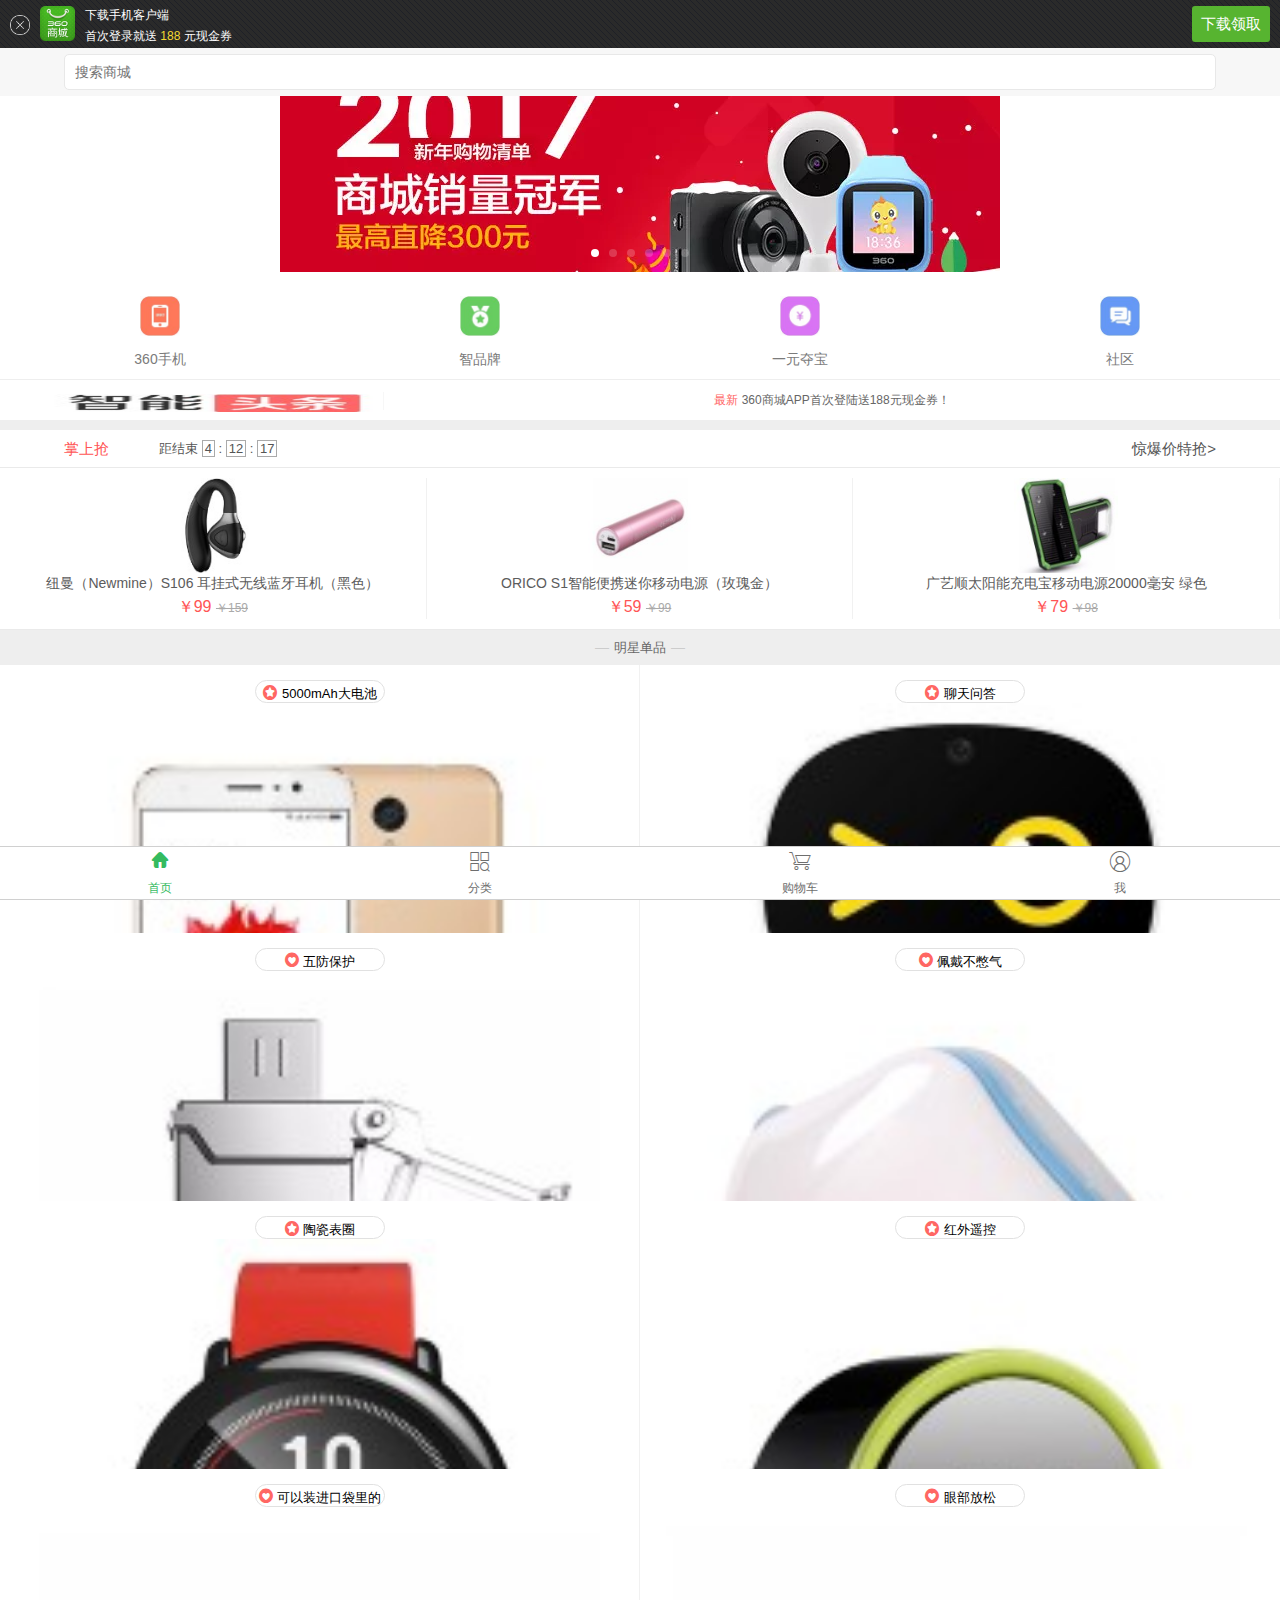
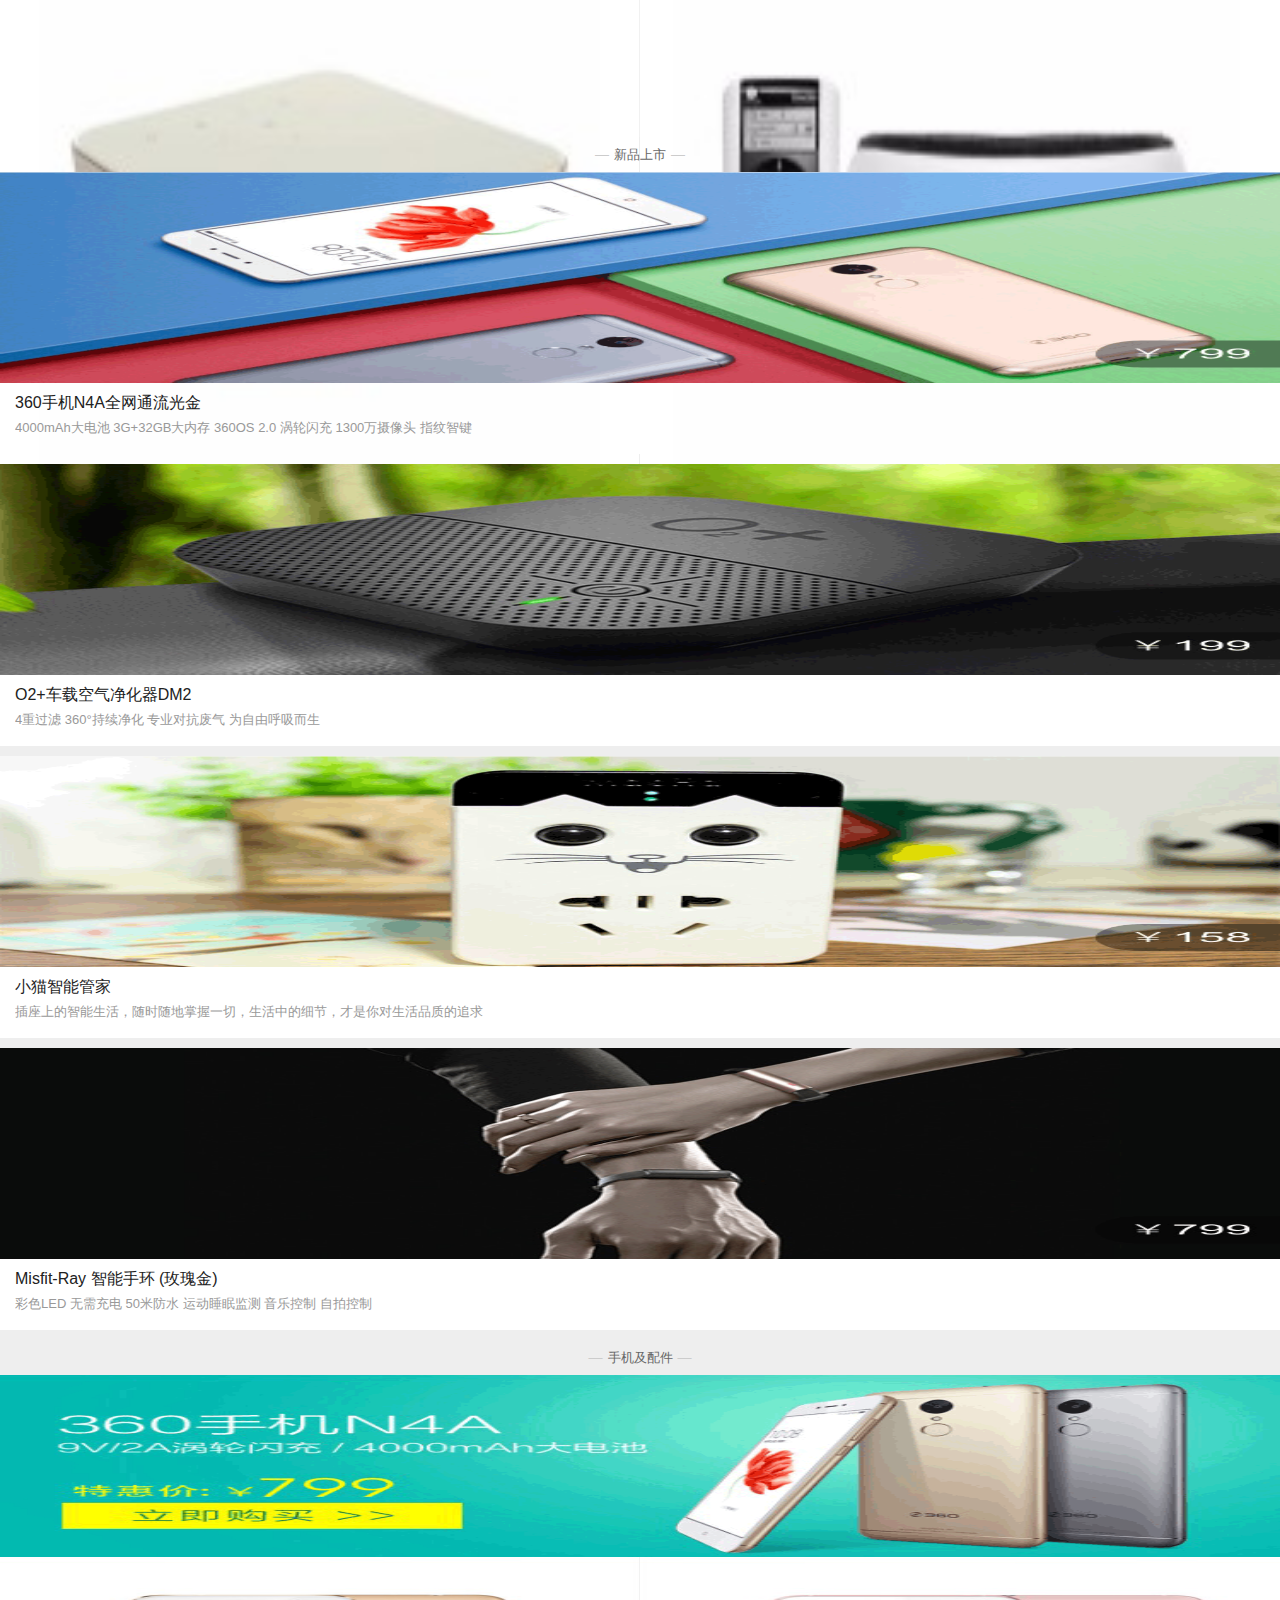
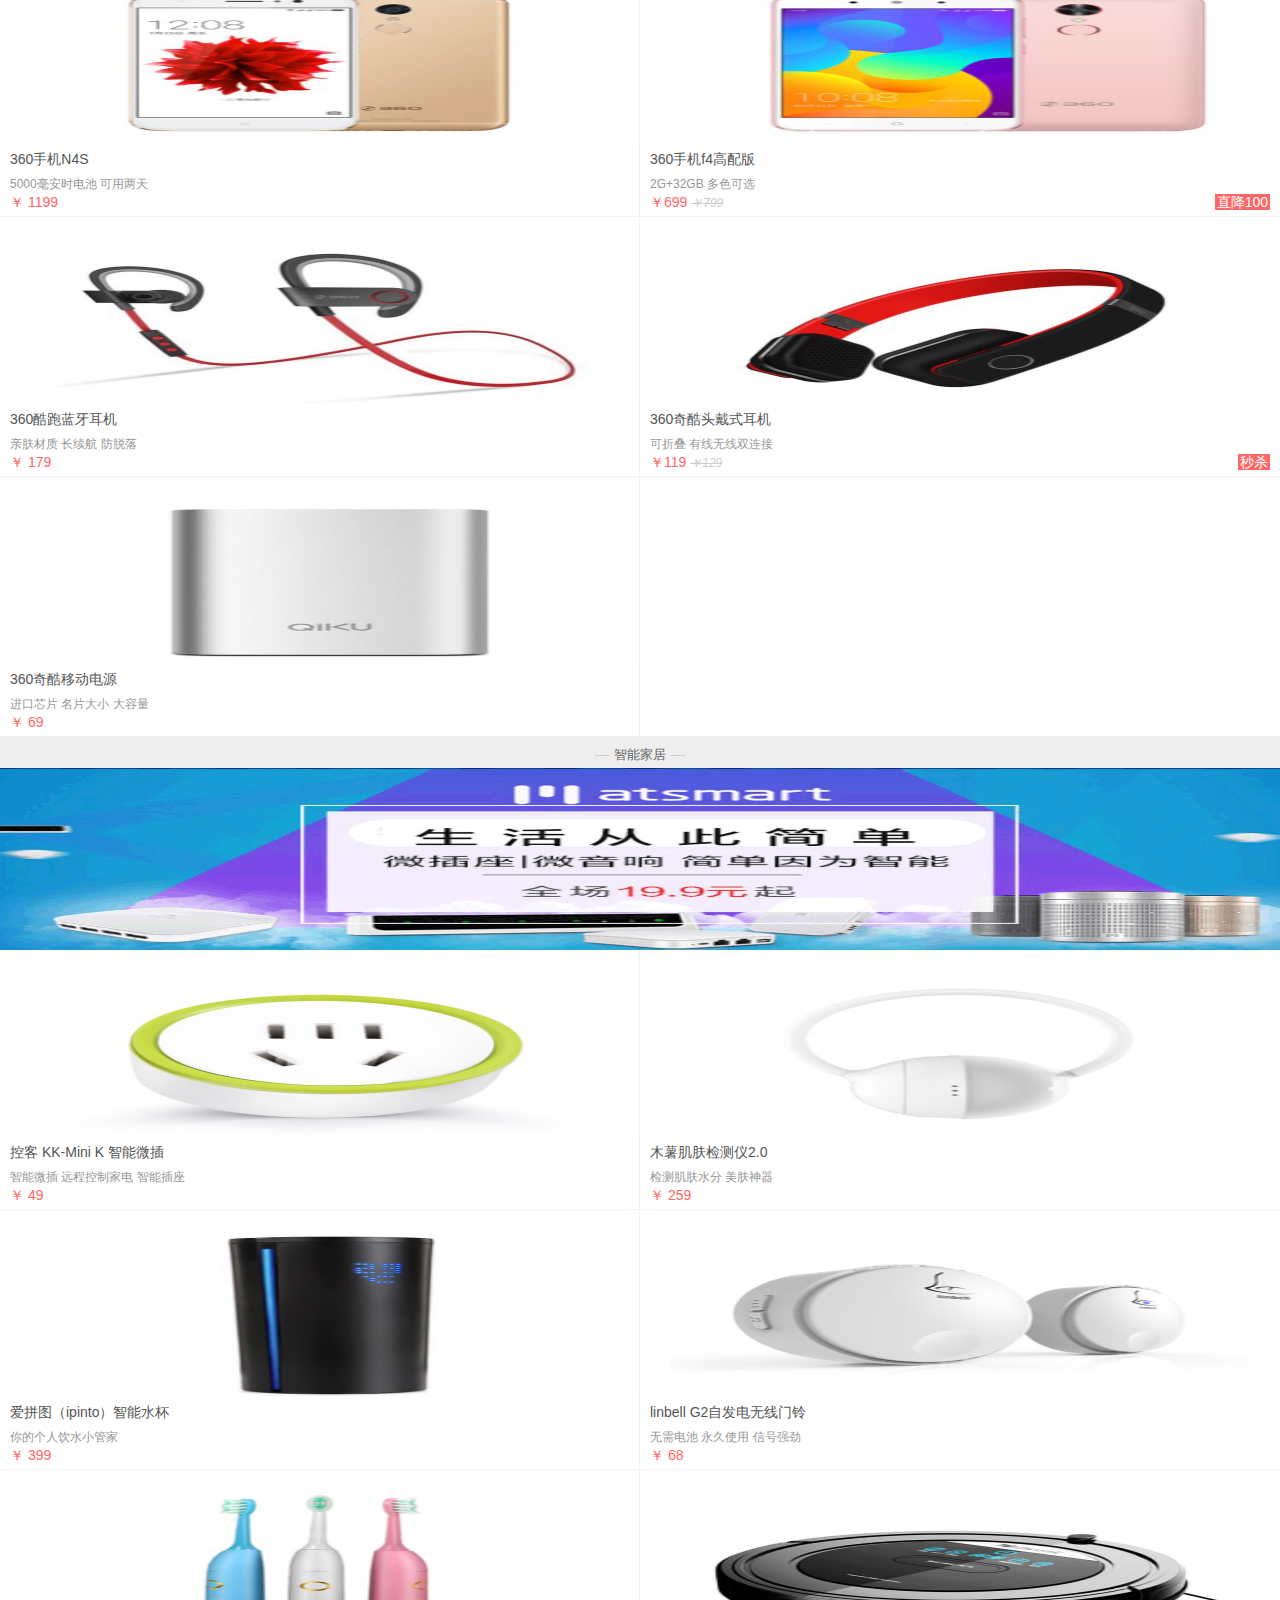
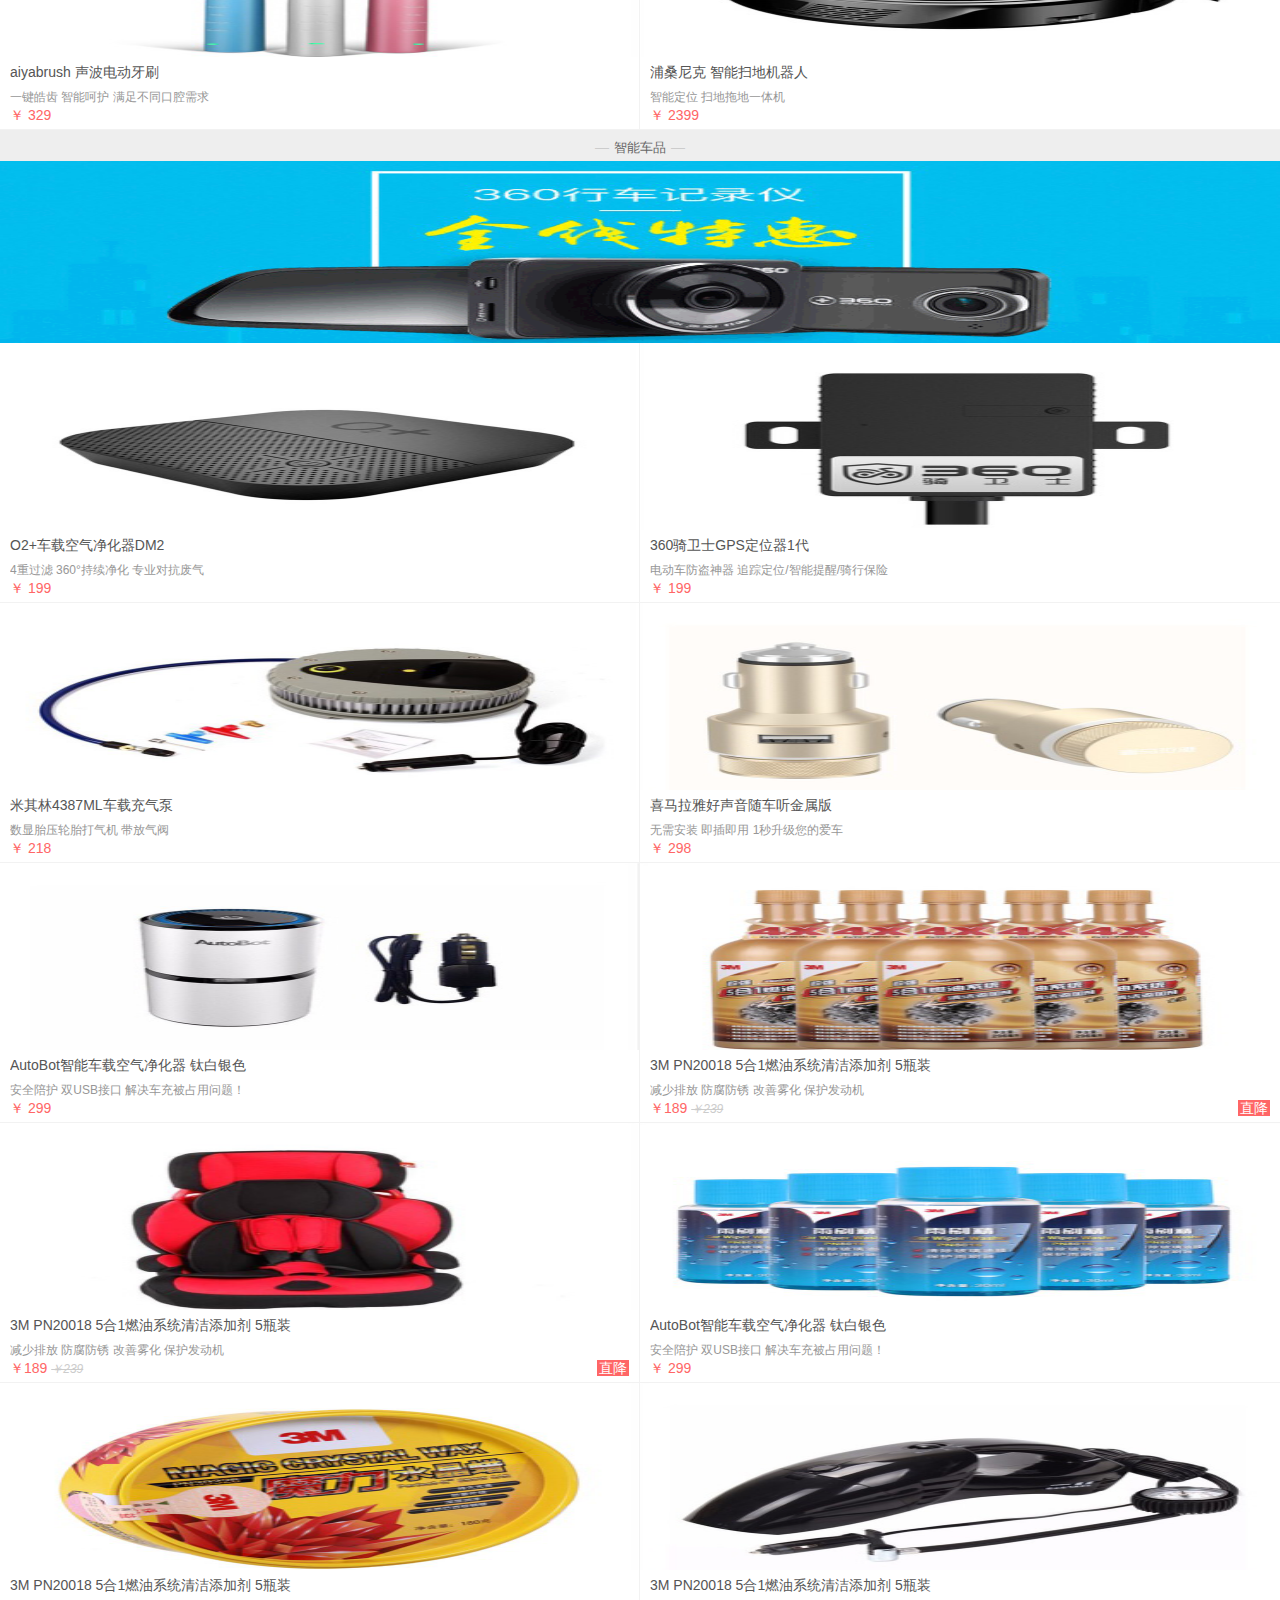
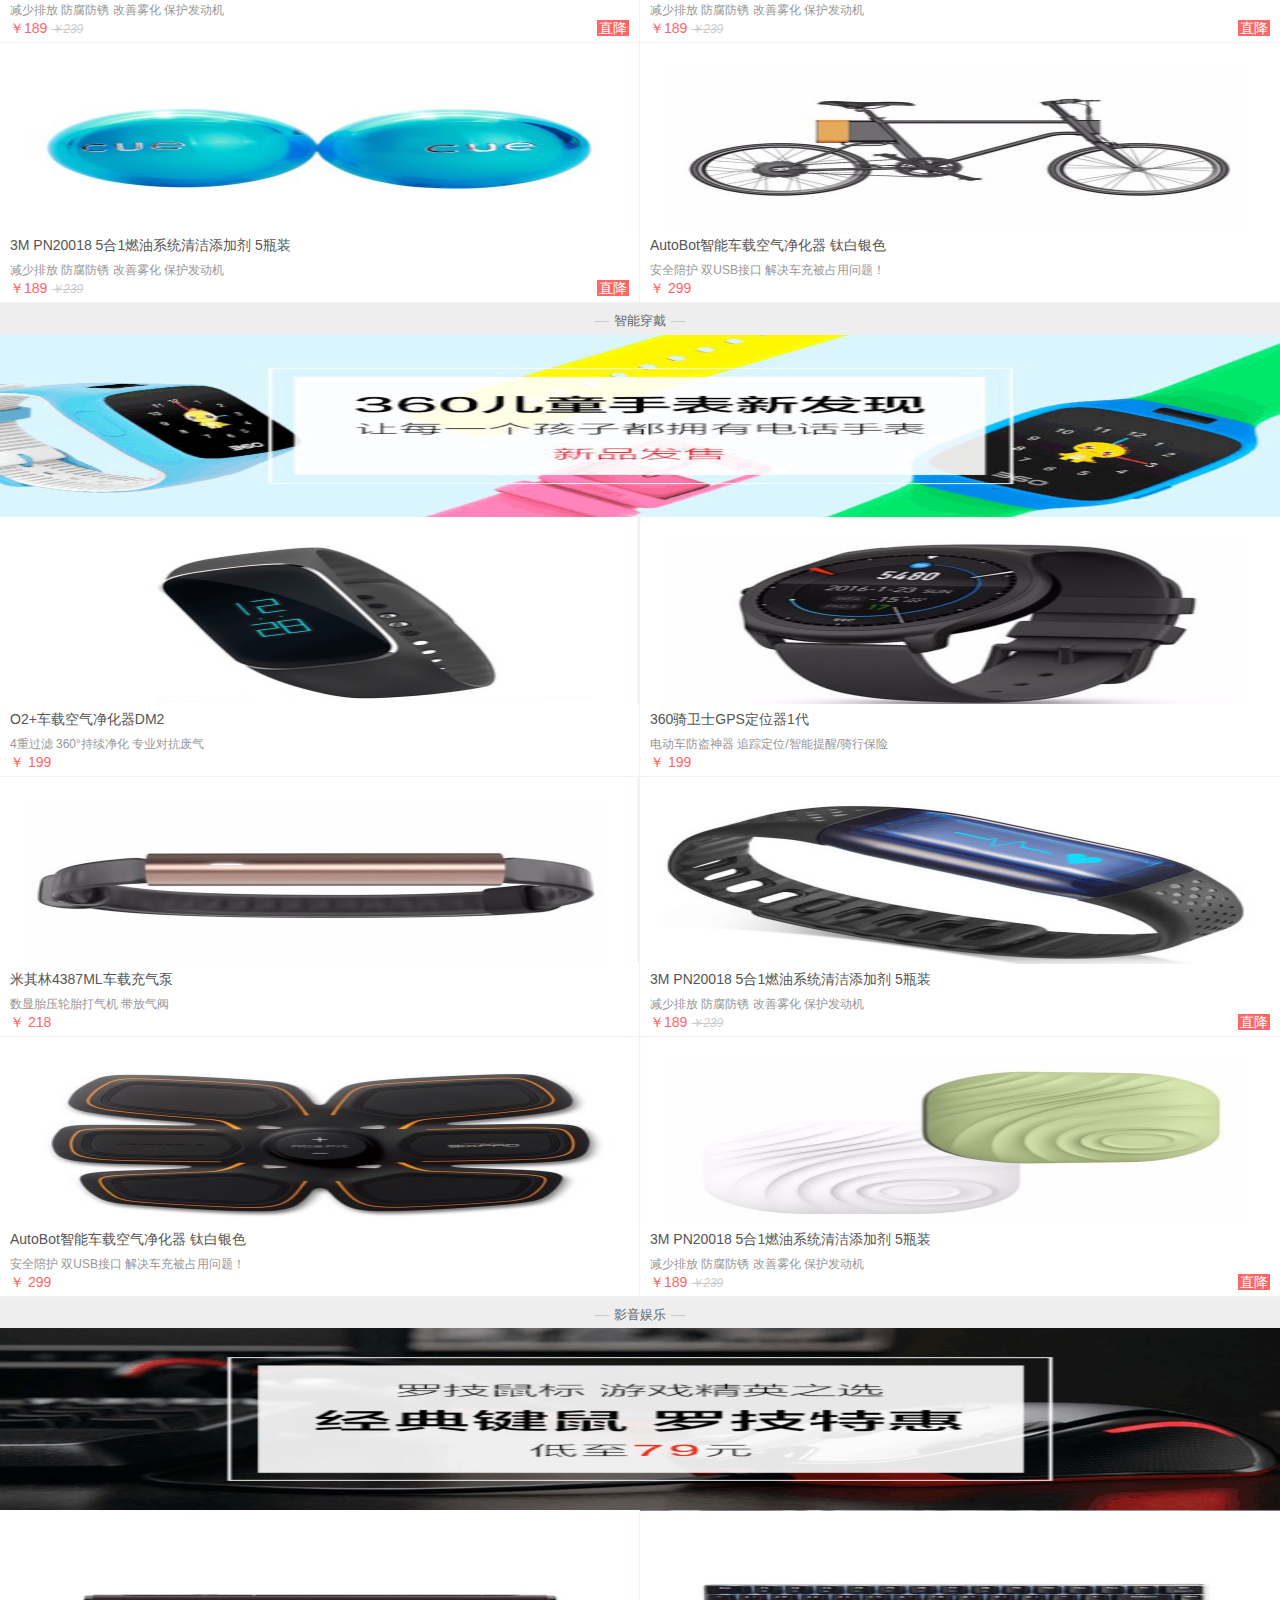
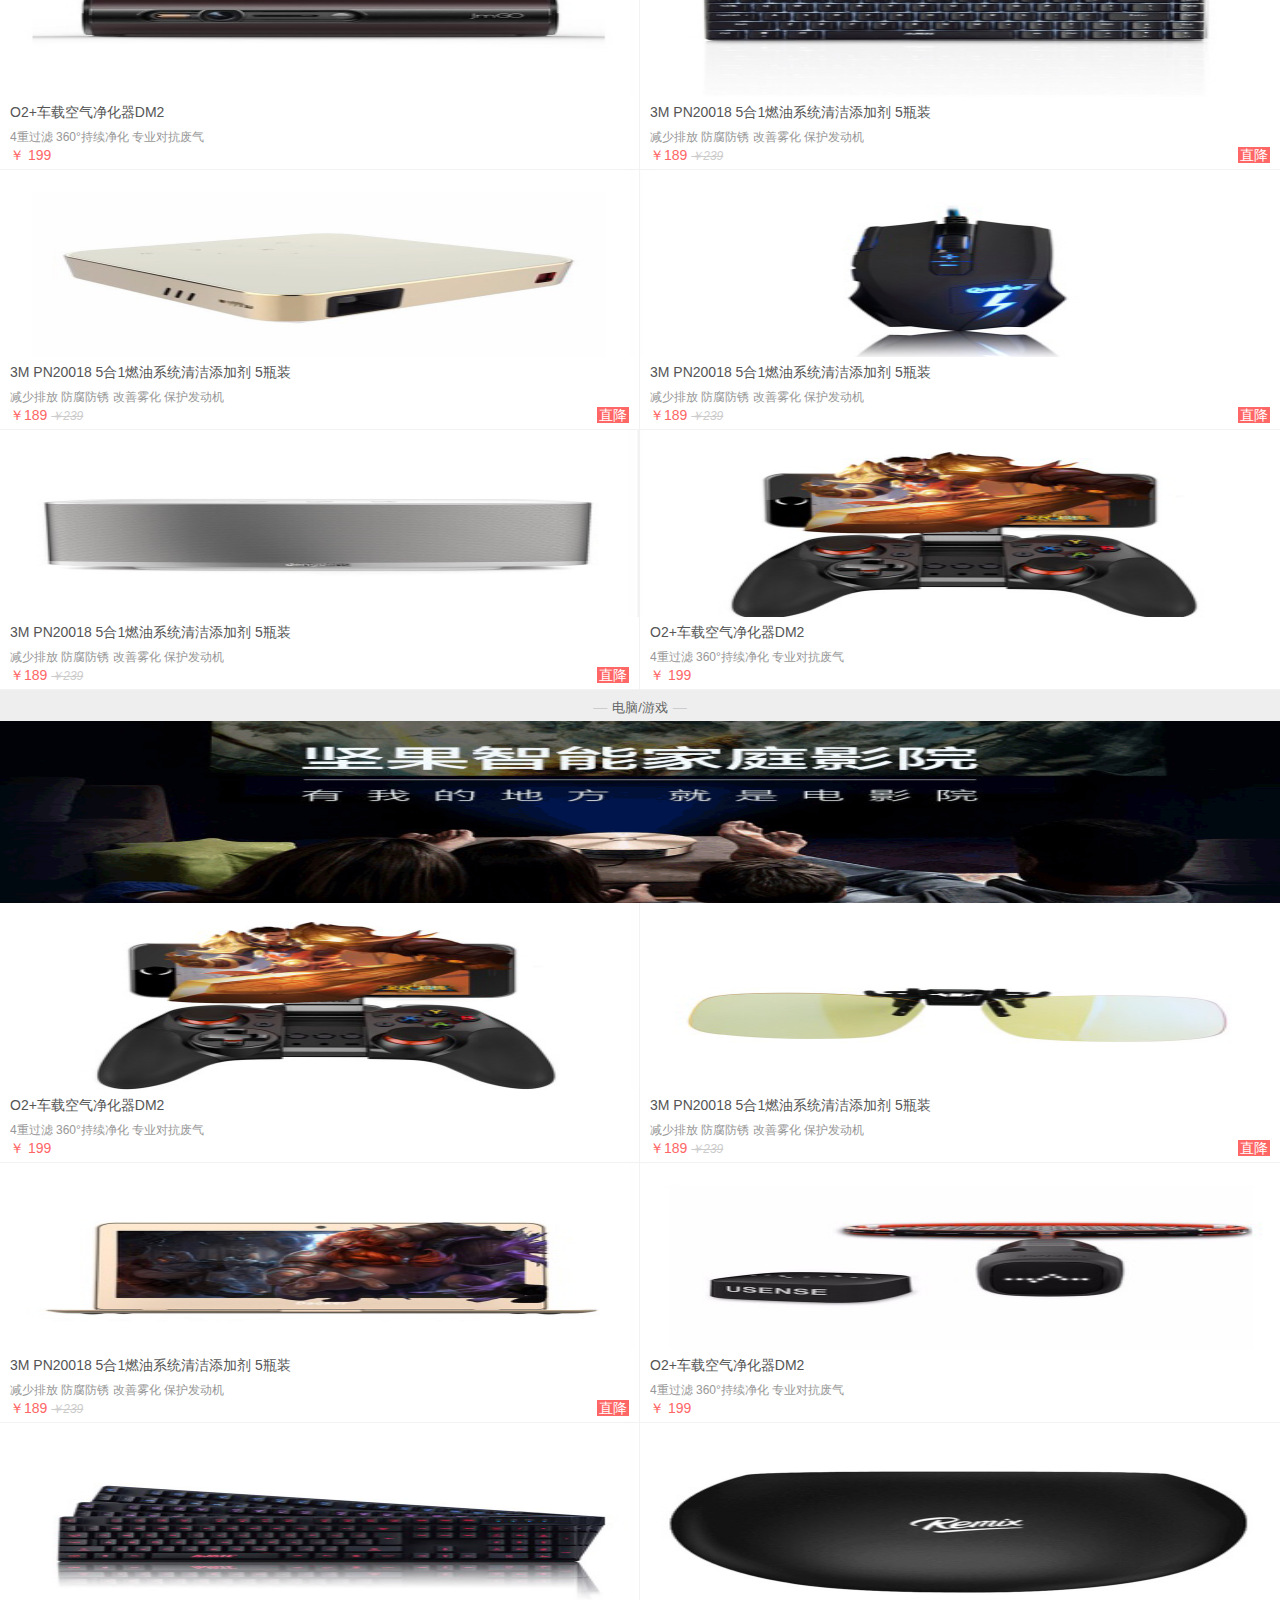
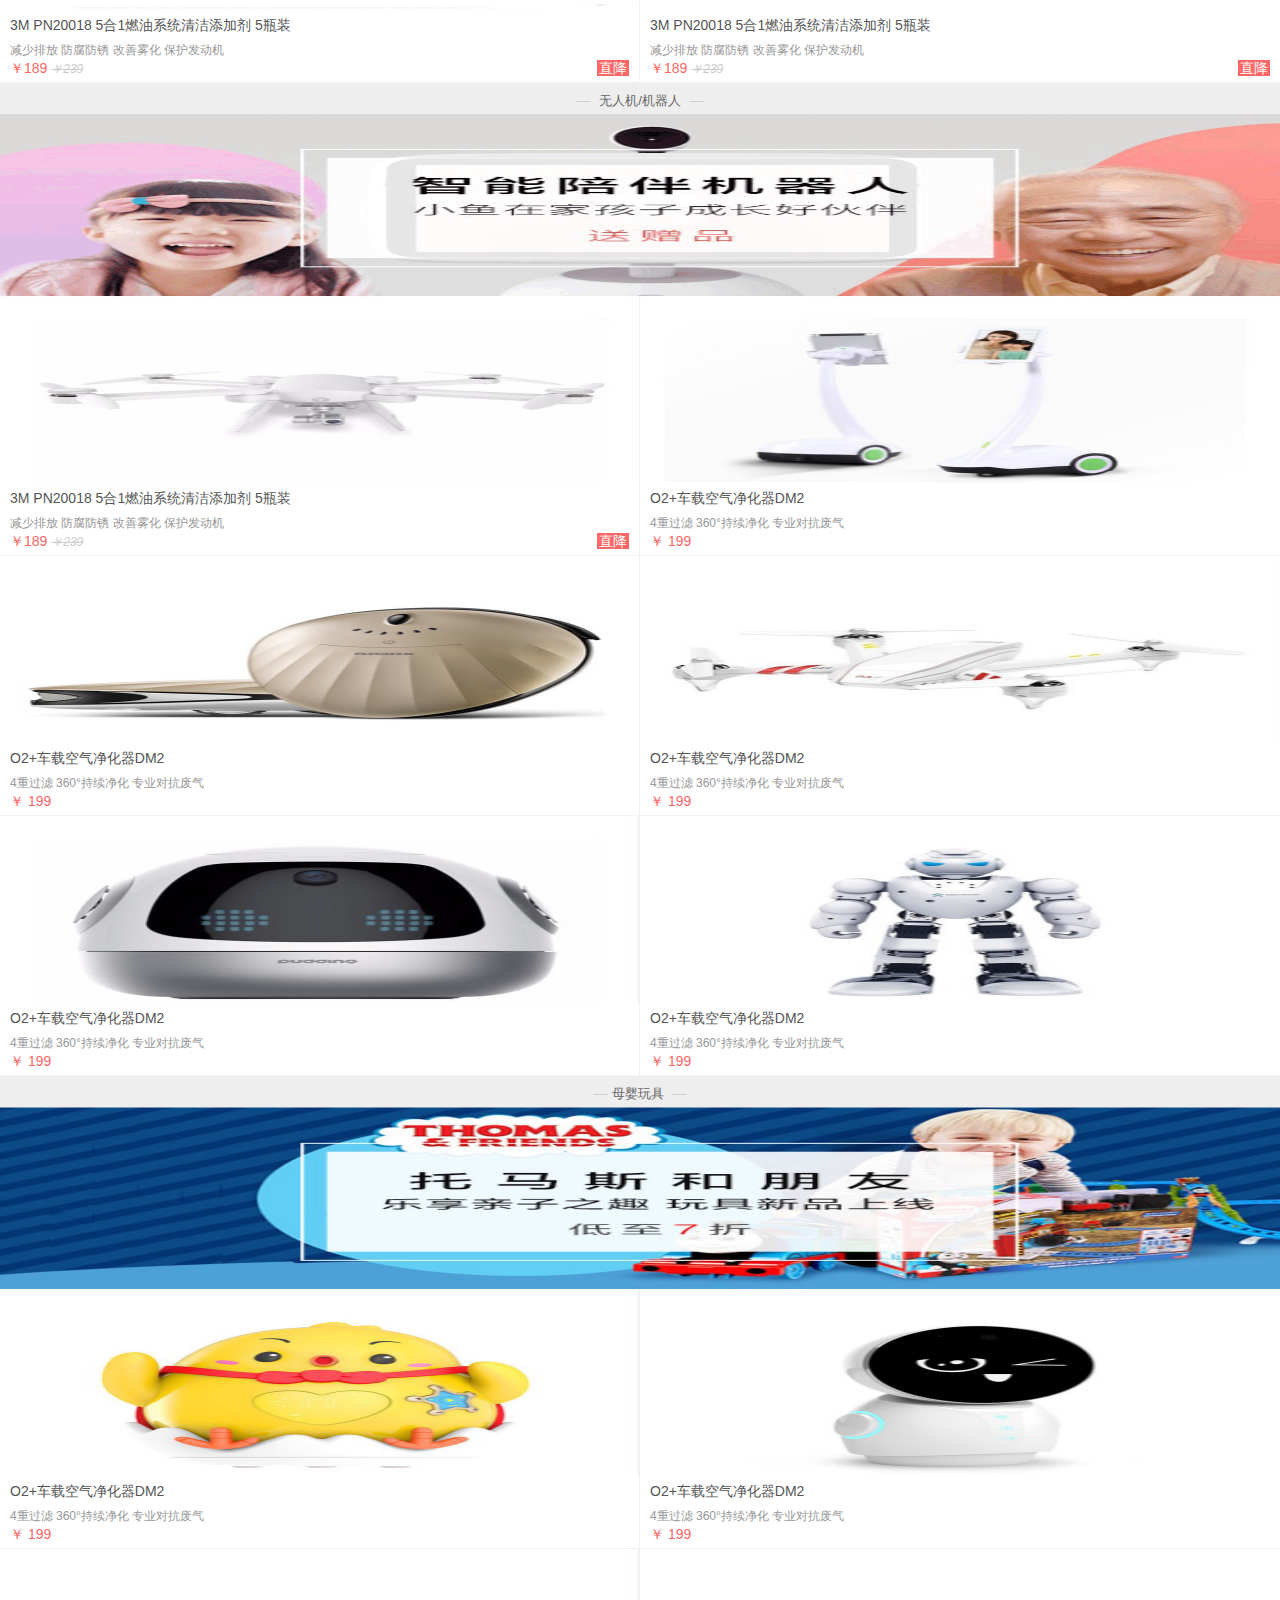
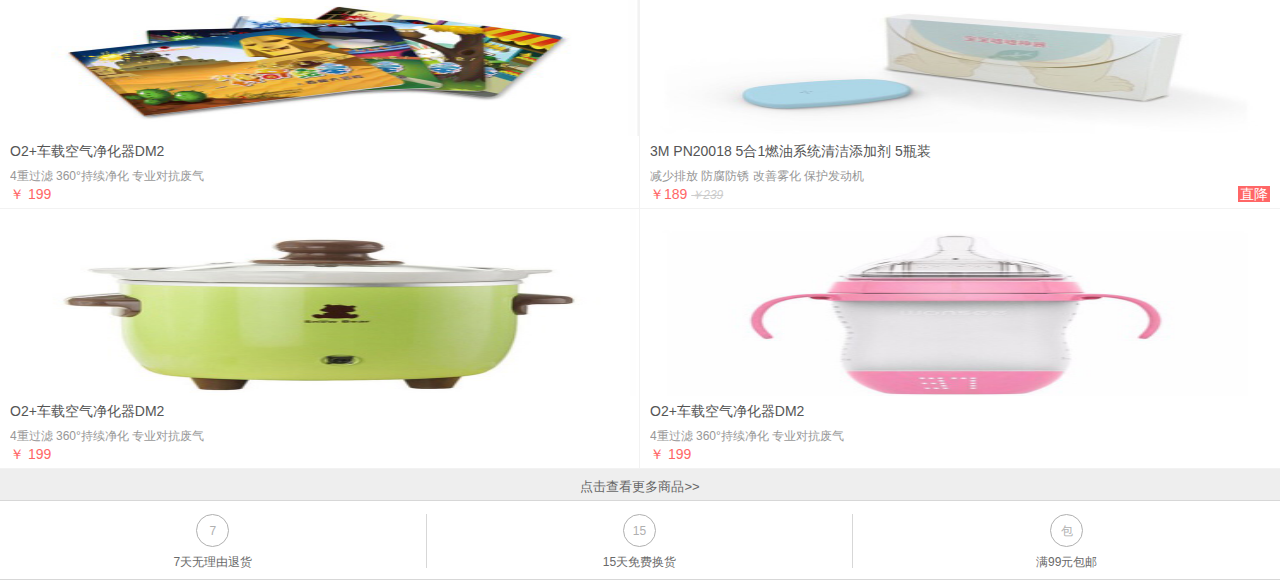
<file: index.html>
<!doctype html>
<html lang="en">
<head>
    <meta charset="UTF-8">
    <meta name="viewport"
          content="width=device-width, user-scalable=no, initial-scale=1.0, maximum-scale=1.0, minimum-scale=1.0">
    <meta http-equiv="X-UA-Compatible" content="ie=edge">
    <meta name="renderer" content="webkit">

    <!-- HTML5 shim and Respond.js for IE8 support of HTML5 elements and media queries -->
    <!-- WARNING: Respond.js doesn't work if you view the page via file:// -->
    <!--[if lt IE 9]>
    <!--<script src="http://cdn.bootcss.com/html5shiv/3.7.2/html5shiv.min.js"></script>-->
    <!--<script src="http://cdn.bootcss.com/respond.js/1.4.2/respond.min.js"></script>-->
    <!--<![endif]&ndash;&gt;-->

    <link rel="stylesheet" href="css/swiper.min.css">
    <link rel="stylesheet" href="css/bootstrap.min.css">
    <link rel="stylesheet" href="css/index.css">
    <link rel="stylesheet" href="css/iconfont.css">


    <title>Document</title>
    <link rel="stylesheet" href="less/index.less">

</head>
<script src="js/jquery-1.10.1.min.js"></script>
<script src="js/swiper.min.js"></script>
<script src="js/bootstrap.min.js"></script>
<style>
    html, body {
        position: relative;
        height: 100%;
    }
    body {
        background: #eee;
        font-family: Helvetica Neue, Helvetica, Arial, sans-serif;
        font-size: 14px;
        color:#000;
        margin: 0;
        padding: 0;
    }
    .swiper-container {
        width: 100%;
        height:176px;

    }
    .swiper-slide {
        text-align: center;
        font-size: 18px;
        background: #fff;

        /* Center slide text vertically */
        display: -webkit-box;
        display: -ms-flexbox;
        display: -webkit-flex;
        display: flex;
        -webkit-box-pack: center;
        -ms-flex-pack: center;
        -webkit-justify-content: center;
        justify-content: center;
        -webkit-box-align: center;
        -ms-flex-align: center;
        -webkit-align-items: center;
        align-items: center;
    }
</style>
<body>
    <div class="navs">
        <a href="##" class="flag">
            <img src="img/t2.png" alt="" width="20">
        </a>
        <img src="img/t1.png" alt="" height="35" class="nav-img">
       <p>
           <span>下载手机客户端</span><br>
           <span>
            首次登录就送
               <strong>188</strong>
               元现金券
           </span>
       </p>
        <a href="" class="xiaz">下载领取</a>
    </div>
    <form class="sous">
        <input type="text" placeholder="搜索商城">
    </form>
    <!-- Swiper -->
    <div class="swiper-container">
        <div class="swiper-wrapper">
            <div class="swiper-slide">
                <a href=""><img src="img/1.webp" alt="" width="100%"></a>
            </div>
            <div class="swiper-slide">
                <a href="">   <img src="img/2.webp" alt="" width="100%"></a>
            </div>
            <div class="swiper-slide">
                <a href=""><img src="img/3.webp" alt="" width="100%"></a>
            </div>
            <div class="swiper-slide">
                <a href=""><img src="img/4.jpg" alt="" width="100%"></a>
            </div>
            <div class="swiper-slide">
                <a href="">   <img src="img/5.webp" alt="" width="100%"></a>
            </div>
            <div class="swiper-slide"> 
                <a href="">
                    <img src="img/6.jpg" alt="" width="100%" >
                </a>
            </div>

        </div>
        <!-- Add Pagination -->
        <div class="swiper-pagination"></div>
        <!-- Add Navigation -->

    </div>
    <section>
       <ul class="fenl">
           <li>
               <img src="img/f1.jpg" alt="" width="40"><br>
               <span>360手机</span>
           </li>
           <li>
               <img src="img/f2.jpg" alt="" width="40"><br>
               <span>智品牌</span>
           </li>
           <li>
               <img src="img/f3.jpg" alt="" width="40"><br>
               <span>一元夺宝</span>
           </li>
           <li>
               <img src="img/f4.jpg" alt="" width="40"><br>
               <span>社区</span>
           </li>

       </ul>

        <!--新闻-->
        <div class="new">
        <div class="new-left">
            <img src="img/new.jpg" alt="" height="12">
        </div>

        <div class="new-right">
            <!-- Swiper -->
            <div class="swiper-container swiper-two" style="height:18px;">
                <div class="swiper-wrapper">
                    <div class="swiper-slide" style="height:18px;">
                        <a href="" class="qsq">
                            <b>最新</b>
                            <span>360商城APP首次登陆送188元现金券！</span>

                        </a></div>
                    <div class="swiper-slide" style="height:16px;">
                        <a href=""  class="qsq">
                            <b>1元</b>
                            <span>一元赢取千元手机！大奖等你拿</span>

                        </a>
                    </div>
                    <div class="swiper-slide" style="height:16px;">
                        <a href=""  class="qsq">
                        <b>最新</b>
                        <span>360手机N4S骁龙版，火爆预约中！</span>

                    </a></div>
                    <div class="swiper-slide" style="height:16px;">
                        <a href=""  class="qsq" >
                            <b>最新</b>
                            <span>360商城APP首次登陆送188元现金券！</span>

                        </a>
                    </div>
                    <div class="swiper-slide" style="height:16px;">
                        <a href=""  class="qsq">
                            <b>1元</b>
                            <span>一元赢取千元手机！大奖等你拿</span>

                        </a>
                    </div>
                    <div class="swiper-slide" style="height:16px;">
                        <a href=""  class="qsq">
                            <b>最新</b>
                            <span>360手机N4S骁龙版，火爆预约中！</span>

                        </a>
                    </div>

                </div>


            </div>
        </div>

    </div>
    </section>




<section style="margin-top:10px;">
    <div class="zhangs">
        <div class="big">
            <span>掌上抢</span>
            <div class="daiji">
               距结束

                <i>10</i>
                :
                <i>10</i>
                :
                <i>10</i>
            </div>
            <a href="">惊爆价特抢></a>
        </div>
        <div class="swiper-container3">
            <div class="swiper-wrapper">
                <ul class="swiper-slide chap">
                    <li>
                        <img src="img/c1.jpg" alt="" height="95"><br>
                        <span class="jiej">纽曼（Newmine）S106 耳挂式无线蓝牙耳机（黑色）</span>
                        <span class="jiag">￥99
                    <b>￥159</b>
                </span>
                    </li>
                    <li>
                        <img src="img/c2.jpg" alt="" height="95"><br>
                        <span class="jiej">ORICO S1智能便携迷你移动电源（玫瑰金）</span>
                        <span class="jiag">￥59
                    <b>￥99</b>
                </span>
                    </li>
                    <li>
                        <img src="img/c3.jpg" alt="" height="95"><br>
                        <span class="jiej">广艺顺太阳能充电宝移动电源20000毫安 绿色</span>
                        <span class="jiag">￥79
                    <b>￥98</b>
                </span>
                    </li>

                </ul>
                <ul class="swiper-slide  chap">
                    <li>
                        <img src="img/c4.jpg" alt="" height="95"><br>
                        <span class="jiej">DM Aiplay苹果手机U盘APD001 64G白色</span>
                        <span class="jiag">￥199
                    <b>￥269</b>
                </span>
                    </li>
                    <li>
                        <img src="img/c5.jpg" alt="" height="95"><br>
                        <span class="jiej">DM PD009 OTG-USB3.0手机U盘 64G</span>
                        <span class="jiag">￥129
                    <b>￥139</b>
                </span>
                    </li>
                    <li>
                        <img src="img/c6.jpg" alt="" height="95"><br>
                        <span class="jiej">飞毛腿 15000毫安 移动电源/充电宝 聚合物 双USB输出 M105 PLUS 银色</span>
                        <span class="jiag">￥99
                    <b>￥118</b>
                </span>
                    </li>

                </ul>
                <ul class="swiper-slide  chap">
                    <li>
                        <img src="img/c7.jpg" alt="" height="95"><br>
                        <span class="jiej">360卡防</span>
                        <span class="jiag">￥199
                    <b>￥399</b>
                </span>
                    </li>
                    <li style="border:0"></li>
                    <li  style="border:0"></li>
                </ul>

            </div>

        </div>
    </div>
</section>
    <!--明星单品-->
    <section>
        <div class="str">
            <div class="str-log">
                <b>—</b>明星单品<b>—</b>
            </div>
            <ul class="str-can">
                <li>
                    <div class="tuot">
                        <a href="javascript:;" class="iconfont shouc">&#xe68c;</a>
                       <span>5000mAh大电池</span>
                    </div>
                    <div class="bimgs">
                        <img src="img/str1.jpg" alt="" >
                    </div>

                    <span class="yagp">360手机N4S</span><br>
                    <span class="cank">
                        <b>￥</b>
                        1199
                    </span>
                </li>
                <li>
                    <div class="tuot">
                        <a href="javascript:;" class="iconfont shouc">&#xe68c;</a>
                        <span>聊天问答</span>
                    </div>
                    <div class="bimgs">
                        <img src="img/str2.jpg" alt="" >
                    </div>

                    <span class="yagp">360儿童机器人</span><br>
                    <span class="cank">
                        <b>￥</b>
                        1499
                    </span>
                </li>
                <li>
                <div class="tuot">
                    <a href="javascript:;" class="iconfont shouc">&#xe68d;</a>
                    <span>五防保护</span>
                </div>
                <div class="bimgs">
                    <img src="img/str3.jpg" alt="" >
                </div>

                <span class="yagp">DM 手机U盘 64G</span><br>
                <a class="cank">
                        <b>￥129</b>

                    <em>￥139</em>
                    <span>掌上抢</span>
                    </a>
            </li>
                <li>
                    <div class="tuot">
                        <a href="javascript:;" class="iconfont shouc">&#xe68d;</a>
                        <span>佩戴不憋气</span>
                    </div>
                    <div class="bimgs">
                        <img src="img/str4.jpg" alt="" >
                    </div>

                    <span class="yagp">原森态智能防雾霾儿童口罩</span><br>
                    <span class="cank">
                        <b>￥</b>
                        365
                    </span>
                </li>
                <li>
                    <div class="tuot">
                        <a href="javascript:;" class="iconfont shouc">&#xe68c;</a>
                        <span>陶瓷表圈</span>
                    </div>
                    <div class="bimgs">
                        <img src="img/str5.jpg" alt="" >
                    </div>

                    <span class="yagp">AMAZFIT 华米运动手表</span><br>
                    <span class="cank">
                        <b>￥</b>
                        799
                    </span>
                </li>
                <li>
                    <div class="tuot">
                        <a href="javascript:;" class="iconfont shouc">&#xe68c;</a>
                        <span>红外遥控</span>
                    </div>
                    <div class="bimgs">
                        <img src="img/str6.jpg" alt="" >
                    </div>

                    <span class="yagp">控客 KK-Mini Pro 智能微插</span><br>
                    <span class="cank">
                        <b>￥</b>
                        79
                    </span>
                </li>
                <li>
                    <div class="tuot">
                        <a href="javascript:;" class="iconfont shouc">&#xe68d;</a>
                        <span>可以装进口袋里的影院</span>
                    </div>
                    <div class="bimgs">
                        <img src="img/str7.jpg" alt="" >
                    </div>

                    <span class="yagp">PaPa口袋影院</span><br>
                    <a class="cank">
                        <b>￥1299</b>

                        <em>￥1499</em>
                        <span>直降</span>
                    </a>
                </li>
                <li>
                    <div class="tuot">
                        <a href="javascript:;" class="iconfont shouc">&#xe68d;</a>
                        <span>眼部放松</span>
                    </div>
                    <div class="bimgs">
                        <img src="img/str8.jpg" alt="" >
                    </div>

                    <span class="yagp">倍轻松isee360眼部按摩器</span><br>
                    <span class="cank">
                        <b>￥</b>
                        429
                    </span>
                </li>

            </ul>
        </div>
    </section>


    <!--新品上市-->
    <section>
        <div class="now">
            <div class="str-log">
                <b>—</b>新品上市<b>—</b>
            </div>
            <div class="now-can">
                <figure>
                    <img src="img/pc1.png" alt="">
                    <figcaption>
                        <span>360手机N4A全网通流光金</span>
                        <p>4000mAh大电池 3G+32GB大内存 360OS 2.0 涡轮闪充 1300万摄像头 指纹智键</p>
                    </figcaption>

                </figure>
                <figure>
                    <img src="img/pc2.png" alt="">
                    <figcaption>
                        <span>O2+车载空气净化器DM2</span>
                        <p>4重过滤 360°持续净化 专业对抗废气 为自由呼吸而生</p>
                    </figcaption>

                </figure>
                <figure>
                    <img src="img/pc3.png" alt="">
                    <figcaption>
                        <span>小猫智能管家</span>
                        <p>插座上的智能生活，随时随地掌握一切，生活中的细节，才是你对生活品质的追求</p>
                    </figcaption>

                </figure>
                <figure>
                    <img src="img/pc5.png" alt="">
                    <figcaption>
                        <span>Misfit-Ray 智能手环 (玫瑰金)</span>
                        <p>彩色LED 无需充电 50米防水 运动睡眠监测 音乐控制 自拍控制</p>
                    </figcaption>

                </figure>

            </div>
        </div>

    </section>

    <!--手机及配件-->
    <section>
        <div class="pnone">
            <div class="str-log">
                <b>—</b>手机及配件<b>—</b>
            </div>
            <ul class="pnone-can">
                <img src="img/pc6.png" alt="">
                <li>
                    <img src="img/n1.png" alt="">
                    <p>
                        <a class="phxin">360手机N4S</a>
                    <span class="xinn">5000毫安时电池 可用两天</span>
                    <span class="jiag">
                            <b>￥</b>
                            1199
                        </span>

                    </p>



                </li>
                <li>
                    <img src="img/n2.png" alt="">
                    <p>
                        <a class="phxin">360手机f4高配版</a>
                        <span class="xinn">2G+32GB 多色可选</span>
                        <a class="jiag">
                            <b>￥699</b>
                            <i>￥799</i>
                             <span href="">直降100</span>

                        </a>


                    </p>



                </li>
                <li>
                    <img src="img/n3.png" alt="">
                    <p>
                        <a class="phxin">360酷跑蓝牙耳机</a>
                        <span class="xinn">亲肤材质 长续航 防脱落</span>
                        <span class="jiag">
                            <b>￥</b>
                            179
                        </span>

                    </p>



                </li>
                <li>
                    <img src="img/n4.png" alt="">
                    <p>
                        <a class="phxin">360奇酷头戴式耳机</a>
                        <span class="xinn">可折叠 有线无线双连接</span>
                        <a class="jiag">
                            <b>￥119</b>
                            <i>￥129</i>
                            <span href="">秒杀</span>

                        </a>


                    </p>



                </li>
                <li>
                    <img src="img/n5.png" alt="">
                    <p>
                        <a class="phxin">360奇酷移动电源</a>
                        <span class="xinn">进口芯片 名片大小 大容量</span>
                        <span class="jiag">
                            <b>￥</b>
                            69
                        </span>

                    </p>



                </li>
                <li></li>



            </ul>
        </div>

    </section>


    <!--智能家居-->
    <section>
        <div class="pnone">
            <div class="str-log">
                <b>—</b>智能家居<b>—</b>
            </div>
            <ul class="pnone-can">
                <img src="img/pc7.png" alt="">
                <li>
                    <img src="img/n6.png" alt="">
                    <p>
                        <a class="phxin">控客 KK-Mini K 智能微插</a>
                        <span class="xinn">智能微插 远程控制家电 智能插座</span>
                        <span class="jiag">
                            <b>￥</b>
                            49
                        </span>

                    </p>



                </li>
                <li>
                    <img src="img/n7.png" alt="">
                    <p>
                        <a class="phxin">木薯肌肤检测仪2.0</a>
                        <span class="xinn">检测肌肤水分 美肤神器</span>
                        <span class="jiag">
                            <b>￥</b>
                            259
                        </span>


                    </p>



                </li>
                <li>
                    <img src="img/n8.png" alt="">
                    <p>
                        <a class="phxin">爱拼图（ipinto）智能水杯</a>
                        <span class="xinn">你的个人饮水小管家</span>
                        <span class="jiag">
                            <b>￥</b>
                            399
                        </span>

                    </p>



                </li>
                <li>
                    <img src="img/n9.png" alt="">
                    <p>
                        <a class="phxin">linbell G2自发电无线门铃</a>
                        <span class="xinn">无需电池  永久使用 信号强劲</span>
                        <span class="jiag">
                            <b>￥</b>
                            68
                        </span>
                    </p>



                </li>
                <li>
                    <img src="img/n10.png" alt="">
                    <p>
                        <a class="phxin">aiyabrush 声波电动牙刷</a>
                        <span class="xinn">一键皓齿 智能呵护 满足不同口腔需求</span>
                        <span class="jiag">
                            <b>￥</b>
                            329
                        </span>

                    </p>



                </li>
                <li>
                    <img src="img/n11.png" alt="">
                    <p>
                        <a class="phxin">浦桑尼克 智能扫地机器人</a>
                        <span class="xinn">智能定位 扫地拖地一体机</span>
                        <span class="jiag">
                            <b>￥</b>
                            2399
                        </span>

                    </p>



                </li>



            </ul>
        </div>

    </section>

    <!--智能车品-->
    <section>
        <div class="pnone" style="height:1774px">
            <div class="str-log">
                <b>—</b>智能车品<b>—</b>
            </div>
            <ul class="pnone-can">
                <img src="img/pc8.png" alt="">
                <li>
                    <img src="img/n12.png" alt="">
                    <p>
                        <a class="phxin">O2+车载空气净化器DM2</a>
                        <span class="xinn">4重过滤 360°持续净化 专业对抗废气</span>
                        <span class="jiag">
                            <b>￥</b>
                            199
                        </span>

                    </p>



                </li>
                <li>
                    <img src="img/n13.png" alt="">
                    <p>
                        <a class="phxin">360骑卫士GPS定位器1代</a>
                        <span class="xinn">电动车防盗神器 追踪定位/智能提醒/骑行保险</span>
                        <span class="jiag">
                            <b>￥</b>
                            199
                        </span>
                    </p>



                </li>
                <li>
                    <img src="img/n14.png" alt="">
                    <p>
                        <a class="phxin">米其林4387ML车载充气泵</a>
                        <span class="xinn">数显胎压轮胎打气机 带放气阀</span>
                        <span class="jiag">
                            <b>￥</b>
                            218
                        </span>

                    </p>



                </li>
                <li>
                    <img src="img/n15.png" alt="">
                    <p>
                        <a class="phxin">喜马拉雅好声音随车听金属版</a>
                        <span class="xinn">无需安装 即插即用 1秒升级您的爱车</span>
                        <span class="jiag">
                            <b>￥</b>
                            298
                        </span>

                    </p>



                </li>
                <li>
                    <img src="img/n16.png" alt="">
                    <p>
                        <a class="phxin">AutoBot智能车载空气净化器 钛白银色</a>
                        <span class="xinn">安全陪护 双USB接口 解决车充被占用问题！</span>
                        <span class="jiag">
                            <b>￥</b>
                            299
                        </span>

                    </p>



                </li>

                <li>
                    <img src="img/n17.png" alt="">
                    <p>
                        <a class="phxin">3M PN20018 5合1燃油系统清洁添加剂 5瓶装</a>
                        <span class="xinn">减少排放 防腐防锈 改善雾化 保护发动机</span>


                        <a class="jiag">
                            <b>￥189</b>
                            <i>￥239</i>
                            <span href="">直降</span>

                        </a>


                    </p>



                </li>

                <li>
                    <img src="img/n19.png" alt="">
                    <p>
                        <a class="phxin">3M PN20018 5合1燃油系统清洁添加剂 5瓶装</a>
                        <span class="xinn">减少排放 防腐防锈 改善雾化 保护发动机</span>


                        <a class="jiag">
                            <b>￥189</b>
                            <i>￥239</i>
                            <span href="">直降</span>

                        </a>


                    </p>



                </li>
                <li>
                    <img src="img/n18.png" alt="">
                    <p>
                        <a class="phxin">AutoBot智能车载空气净化器 钛白银色</a>
                        <span class="xinn">安全陪护 双USB接口 解决车充被占用问题！</span>
                        <span class="jiag">
                            <b>￥</b>
                            299
                        </span>

                    </p>



                </li>
                <li>
                    <img src="img/n20.png" alt="">
                    <p>
                        <a class="phxin">3M PN20018 5合1燃油系统清洁添加剂 5瓶装</a>
                        <span class="xinn">减少排放 防腐防锈 改善雾化 保护发动机</span>


                        <a class="jiag">
                            <b>￥189</b>
                            <i>￥239</i>
                            <span href="">直降</span>

                        </a>


                    </p>



                </li>
                <li>
                    <img src="img/n21.png" alt="">
                    <p>
                        <a class="phxin">3M PN20018 5合1燃油系统清洁添加剂 5瓶装</a>
                        <span class="xinn">减少排放 防腐防锈 改善雾化 保护发动机</span>


                        <a class="jiag">
                            <b>￥189</b>
                            <i>￥239</i>
                            <span href="">直降</span>

                        </a>


                    </p>



                </li>
                <li>
                    <img src="img/n23.png" alt="">
                    <p>
                        <a class="phxin">3M PN20018 5合1燃油系统清洁添加剂 5瓶装</a>
                        <span class="xinn">减少排放 防腐防锈 改善雾化 保护发动机</span>


                        <a class="jiag">
                            <b>￥189</b>
                            <i>￥239</i>
                            <span href="">直降</span>

                        </a>


                    </p>



                </li>
                <li>
                    <img src="img/n22.png" alt="">
                    <p>
                        <a class="phxin">AutoBot智能车载空气净化器 钛白银色</a>
                        <span class="xinn">安全陪护 双USB接口 解决车充被占用问题！</span>
                        <span class="jiag">
                            <b>￥</b>
                            299
                        </span>

                    </p>



                </li>



            </ul>
        </div>

    </section>


    <!--智能穿戴-->
    <section>
        <div class="pnone">
            <div class="str-log">
                <b>—</b>智能穿戴<b>—</b>
            </div>
            <ul class="pnone-can">
                <img src="img/pc10.png" alt="">
                <li>
                    <img src="img/n24.png" alt="">
                    <p>
                        <a class="phxin">O2+车载空气净化器DM2</a>
                        <span class="xinn">4重过滤 360°持续净化 专业对抗废气</span>
                        <span class="jiag">
                            <b>￥</b>
                            199
                        </span>

                    </p>



                </li>
                <li>
                    <img src="img/n25.png" alt="">
                    <p>
                        <a class="phxin">360骑卫士GPS定位器1代</a>
                        <span class="xinn">电动车防盗神器 追踪定位/智能提醒/骑行保险</span>
                        <span class="jiag">
                            <b>￥</b>
                            199
                        </span>
                    </p>



                </li>
                <li>
                    <img src="img/n26.png" alt="">
                    <p>
                        <a class="phxin">米其林4387ML车载充气泵</a>
                        <span class="xinn">数显胎压轮胎打气机 带放气阀</span>
                        <span class="jiag">
                            <b>￥</b>
                            218
                        </span>

                    </p>



                </li>
                <li>
                    <img src="img/n27.png" alt="">
                    <p>
                        <a class="phxin">3M PN20018 5合1燃油系统清洁添加剂 5瓶装</a>
                        <span class="xinn">减少排放 防腐防锈 改善雾化 保护发动机</span>


                        <a class="jiag">
                            <b>￥189</b>
                            <i>￥239</i>
                            <span href="">直降</span>

                        </a>


                    </p>



                </li>
                <li>
                    <img src="img/n28.png" alt="">
                    <p>
                        <a class="phxin">AutoBot智能车载空气净化器 钛白银色</a>
                        <span class="xinn">安全陪护 双USB接口 解决车充被占用问题！</span>
                        <span class="jiag">
                            <b>￥</b>
                            299
                        </span>

                    </p>



                </li>

                <li>
                    <img src="img/n29.png" alt="">
                    <p>
                        <a class="phxin">3M PN20018 5合1燃油系统清洁添加剂 5瓶装</a>
                        <span class="xinn">减少排放 防腐防锈 改善雾化 保护发动机</span>


                        <a class="jiag">
                            <b>￥189</b>
                            <i>￥239</i>
                            <span href="">直降</span>

                        </a>


                    </p>



                </li>




            </ul>
        </div>

    </section>


    <!--影音娱乐-->
    <section>
        <div class="pnone">
            <div class="str-log">
                <b>—</b>影音娱乐<b>—</b>
            </div>
            <ul class="pnone-can">
                <img src="img/pc11.png" alt="">
                <li>
                    <img src="img/n31.png" alt="">
                    <p>
                        <a class="phxin">O2+车载空气净化器DM2</a>
                        <span class="xinn">4重过滤 360°持续净化 专业对抗废气</span>
                        <span class="jiag">
                            <b>￥</b>
                            199
                        </span>

                    </p>



                </li>
                <li>
                    <img src="img/n30.png" alt="">
                    <p>
                        <a class="phxin">3M PN20018 5合1燃油系统清洁添加剂 5瓶装</a>
                        <span class="xinn">减少排放 防腐防锈 改善雾化 保护发动机</span>


                        <a class="jiag">
                            <b>￥189</b>
                            <i>￥239</i>
                            <span href="">直降</span>

                        </a>


                    </p>



                </li>
                <li>
                    <img src="img/n32.png" alt="">
                    <p>
                        <a class="phxin">3M PN20018 5合1燃油系统清洁添加剂 5瓶装</a>
                        <span class="xinn">减少排放 防腐防锈 改善雾化 保护发动机</span>


                        <a class="jiag">
                            <b>￥189</b>
                            <i>￥239</i>
                            <span href="">直降</span>

                        </a>


                    </p>



                </li>
                <li>
                    <img src="img/n33.png" alt="">
                    <p>
                        <a class="phxin">3M PN20018 5合1燃油系统清洁添加剂 5瓶装</a>
                        <span class="xinn">减少排放 防腐防锈 改善雾化 保护发动机</span>


                        <a class="jiag">
                            <b>￥189</b>
                            <i>￥239</i>
                            <span href="">直降</span>

                        </a>


                    </p>



                </li>
                <li>
                    <img src="img/n34.png" alt="">
                    <p>
                        <a class="phxin">3M PN20018 5合1燃油系统清洁添加剂 5瓶装</a>
                        <span class="xinn">减少排放 防腐防锈 改善雾化 保护发动机</span>


                        <a class="jiag">
                            <b>￥189</b>
                            <i>￥239</i>
                            <span href="">直降</span>

                        </a>


                    </p>



                </li>
                <li>
                    <img src="img/n35.png" alt="">
                    <p>
                        <a class="phxin">O2+车载空气净化器DM2</a>
                        <span class="xinn">4重过滤 360°持续净化 专业对抗废气</span>
                        <span class="jiag">
                            <b>￥</b>
                            199
                        </span>

                    </p>



                </li>
            </ul>
        </div>

    </section>


    <!--电脑/游戏-->
    <section>
        <div class="pnone">
            <div class="str-log">
                <b>—</b>电脑/游戏<b>—</b>
            </div>
            <ul class="pnone-can">
                <img src="img/pc13.png" alt="">
                <li>
                    <img src="img/n37.png" alt="">
                    <p>
                        <a class="phxin">O2+车载空气净化器DM2</a>
                        <span class="xinn">4重过滤 360°持续净化 专业对抗废气</span>
                        <span class="jiag">
                            <b>￥</b>
                            199
                        </span>

                    </p>



                </li>
                <li>
                    <img src="img/n36.png" alt="">
                    <p>
                        <a class="phxin">3M PN20018 5合1燃油系统清洁添加剂 5瓶装</a>
                        <span class="xinn">减少排放 防腐防锈 改善雾化 保护发动机</span>


                        <a class="jiag">
                            <b>￥189</b>
                            <i>￥239</i>
                            <span href="">直降</span>

                        </a>


                    </p>



                </li>
                <li>
                    <img src="img/n38.png" alt="">
                    <p>
                        <a class="phxin">3M PN20018 5合1燃油系统清洁添加剂 5瓶装</a>
                        <span class="xinn">减少排放 防腐防锈 改善雾化 保护发动机</span>


                        <a class="jiag">
                            <b>￥189</b>
                            <i>￥239</i>
                            <span href="">直降</span>

                        </a>


                    </p>



                </li>
                <li>
                    <img src="img/n39.png" alt="">
                    <p>
                        <a class="phxin">O2+车载空气净化器DM2</a>
                        <span class="xinn">4重过滤 360°持续净化 专业对抗废气</span>
                        <span class="jiag">
                            <b>￥</b>
                            199
                        </span>

                    </p>



                </li>
                <li>
                    <img src="img/n40.png" alt="">
                    <p>
                        <a class="phxin">3M PN20018 5合1燃油系统清洁添加剂 5瓶装</a>
                        <span class="xinn">减少排放 防腐防锈 改善雾化 保护发动机</span>


                        <a class="jiag">
                            <b>￥189</b>
                            <i>￥239</i>
                            <span href="">直降</span>

                        </a>


                    </p>



                </li>
                <li>
                    <img src="img/n41.png" alt="">
                    <p>
                        <a class="phxin">3M PN20018 5合1燃油系统清洁添加剂 5瓶装</a>
                        <span class="xinn">减少排放 防腐防锈 改善雾化 保护发动机</span>


                        <a class="jiag">
                            <b>￥189</b>
                            <i>￥239</i>
                            <span href="">直降</span>

                        </a>


                    </p>



                </li>


            </ul>
        </div>

    </section>


    <!-- 无人机/机器人 -->
    <section>
        <div class="pnone">
            <div class="str-log">
                <b>—</b> 无人机/机器人 <b>—</b>
            </div>
            <ul class="pnone-can">
                <img src="img/pc12.png" alt="">
                <li>
                    <img src="img/n42.png" alt="">
                    <p>
                        <a class="phxin">3M PN20018 5合1燃油系统清洁添加剂 5瓶装</a>
                        <span class="xinn">减少排放 防腐防锈 改善雾化 保护发动机</span>


                        <a class="jiag">
                            <b>￥189</b>
                            <i>￥239</i>
                            <span href="">直降</span>

                        </a>


                    </p>



                </li>
                <li>
                    <img src="img/n43.png" alt="">
                    <p>
                        <a class="phxin">O2+车载空气净化器DM2</a>
                        <span class="xinn">4重过滤 360°持续净化 专业对抗废气</span>
                        <span class="jiag">
                            <b>￥</b>
                            199
                        </span>

                    </p>



                </li>
                <li>
                    <img src="img/n44.png" alt="">
                    <p>
                        <a class="phxin">O2+车载空气净化器DM2</a>
                        <span class="xinn">4重过滤 360°持续净化 专业对抗废气</span>
                        <span class="jiag">
                            <b>￥</b>
                            199
                        </span>

                    </p>



                </li>
                <li>
                    <img src="img/n45.png" alt="">
                    <p>
                        <a class="phxin">O2+车载空气净化器DM2</a>
                        <span class="xinn">4重过滤 360°持续净化 专业对抗废气</span>
                        <span class="jiag">
                            <b>￥</b>
                            199
                        </span>

                    </p>



                </li>
                <li>
                    <img src="img/n46.png" alt="">
                    <p>
                        <a class="phxin">O2+车载空气净化器DM2</a>
                        <span class="xinn">4重过滤 360°持续净化 专业对抗废气</span>
                        <span class="jiag">
                            <b>￥</b>
                            199
                        </span>

                    </p>



                </li>
                <li>
                    <img src="img/n47.png" alt="">
                    <p>
                        <a class="phxin">O2+车载空气净化器DM2</a>
                        <span class="xinn">4重过滤 360°持续净化 专业对抗废气</span>
                        <span class="jiag">
                            <b>￥</b>
                            199
                        </span>

                    </p>



                </li>


            </ul>
        </div>

    </section>

    <!-- 母婴玩具 -->
    <section>
        <div class="pnone">
            <div class="str-log">
                <b>—</b>母婴玩具 <b>—</b>
            </div>
            <ul class="pnone-can">
                <img src="img/pc4.png" alt="">

                <li>
                    <img src="img/n48.png" alt="">
                    <p>
                        <a class="phxin">O2+车载空气净化器DM2</a>
                        <span class="xinn">4重过滤 360°持续净化 专业对抗废气</span>
                        <span class="jiag">
                            <b>￥</b>
                            199
                        </span>

                    </p>



                </li>
                <li>
                    <img src="img/n49.png" alt="">
                    <p>
                        <a class="phxin">O2+车载空气净化器DM2</a>
                        <span class="xinn">4重过滤 360°持续净化 专业对抗废气</span>
                        <span class="jiag">
                            <b>￥</b>
                            199
                        </span>

                    </p>



                </li>
                <li>
                    <img src="img/n50.png" alt="">
                    <p>
                        <a class="phxin">O2+车载空气净化器DM2</a>
                        <span class="xinn">4重过滤 360°持续净化 专业对抗废气</span>
                        <span class="jiag">
                            <b>￥</b>
                            199
                        </span>

                    </p>



                </li>
                <li>
                    <img src="img/n51.png" alt="">
                    <p>
                        <a class="phxin">3M PN20018 5合1燃油系统清洁添加剂 5瓶装</a>
                        <span class="xinn">减少排放 防腐防锈 改善雾化 保护发动机</span>


                        <a class="jiag">
                            <b>￥189</b>
                            <i>￥239</i>
                            <span href="">直降</span>

                        </a>


                    </p>



                </li>
                <li>
                    <img src="img/n52.png" alt="">
                    <p>
                        <a class="phxin">O2+车载空气净化器DM2</a>
                        <span class="xinn">4重过滤 360°持续净化 专业对抗废气</span>
                        <span class="jiag">
                            <b>￥</b>
                            199
                        </span>

                    </p>



                </li>
                <li>
                    <img src="img/n53.png" alt="">
                    <p>
                        <a class="phxin">O2+车载空气净化器DM2</a>
                        <span class="xinn">4重过滤 360°持续净化 专业对抗废气</span>
                        <span class="jiag">
                            <b>￥</b>
                            199
                        </span>

                    </p>



                </li>


            </ul>
        </div>

    </section>

    <div class="pnone" style="height: auto">
        <div class="str-log">
            点击查看更多商品>>
        </div>
    </div>


   <section>

   </section>


  <footer style="background: #fff;height: auto">
    <ul class="di">
        <li>
            <div class="yua">7</div>
            <p>7天无理由退货</p>
        </li>
        <li>
            <div class="yua">15</div>
            <p>15天免费换货</p>
        </li>
        <li style="border-right:0;">
            <div class="yua">包</div>
            <p>满99元包邮</p>
        </li>
    </ul>
    <ul class="gud">
        <li>
            <a href="" class="iconfont shouy">&#xe634;</a><br>
            <span>首页</span>
        </li>
        <li>
            <a href="" class="iconfont fen">&#xe6e3;</a><br>
            <span>分类</span>
        </li>
        <li>
            <a href="" class="iconfont shop">&#xe6fd;</a><br>
            <span>购物车</span>
        </li>
        <li>
            <a href="" class="iconfont me">&#xe609;</a><br>
            <span>我</span>
        </li>
    </ul>
  </footer>


</body>
</html>
<script>
    window.onload=function () {
        var swiper = new Swiper('.swiper-container', {
            pagination: '.swiper-pagination',
            nextButton: '.swiper-button-next',
            prevButton: '.swiper-button-prev',
            paginationClickable: true,
            spaceBetween: 30,
            centeredSlides: true,
            autoplay: 2500,
            autoplayDisableOnInteraction: false
        });
        var mySwiper = new Swiper('.swiper-two', {
            pagination: '.swiper-pagination',
            nextButton: '.swiper-button-next',
            prevButton: '.swiper-button-prev',
            paginationClickable: true,
            spaceBetween: 30,
            centeredSlides: true,
            autoplay: 2500,
            autoplayDisableOnInteraction: false,
            direction : 'vertical'

        });


        var spans=$("i",$(".daiji"));
        time();
        var t=setInterval(time,1000);

        function time(){
            var arr=[];


            var date=new Date();
            var time1=date.getTime();
            var nian=new Date(2017,0,15,23,30,00);

            var time2=nian.getTime();

            var time=(time2-time1)/1000;
            var yue=Math.floor(time/60/60/24/30);

            var tian=Math.floor((time/60/60/24)-(yue*30));

            var shi=Math.floor((time/60/60)-(yue*30*24+tian*24));
            arr.push(shi);
            var fen=Math.floor((time/60)-(yue*30*24*60+tian*24*60+shi*60));

            if(fen<10){
                fen="0"+fen;
            }
            arr.push(fen);
            var miao=Math.floor((time)-(yue*30*24*60*60+tian*24*60*60+shi*60*60+fen*60));
            if(miao<10){
                miao="0"+miao;
            }
            arr.push(miao);
            for(var i=0;i<arr.length;i++){
                spans[i].innerHTML=arr[i];
                console.log(arr)

            }

        }


        var swiper3 = new Swiper('.swiper-container3');

        $(".flag").on("click",function () {

            $(".navs").hide();

        })

    }
</script>
</file>
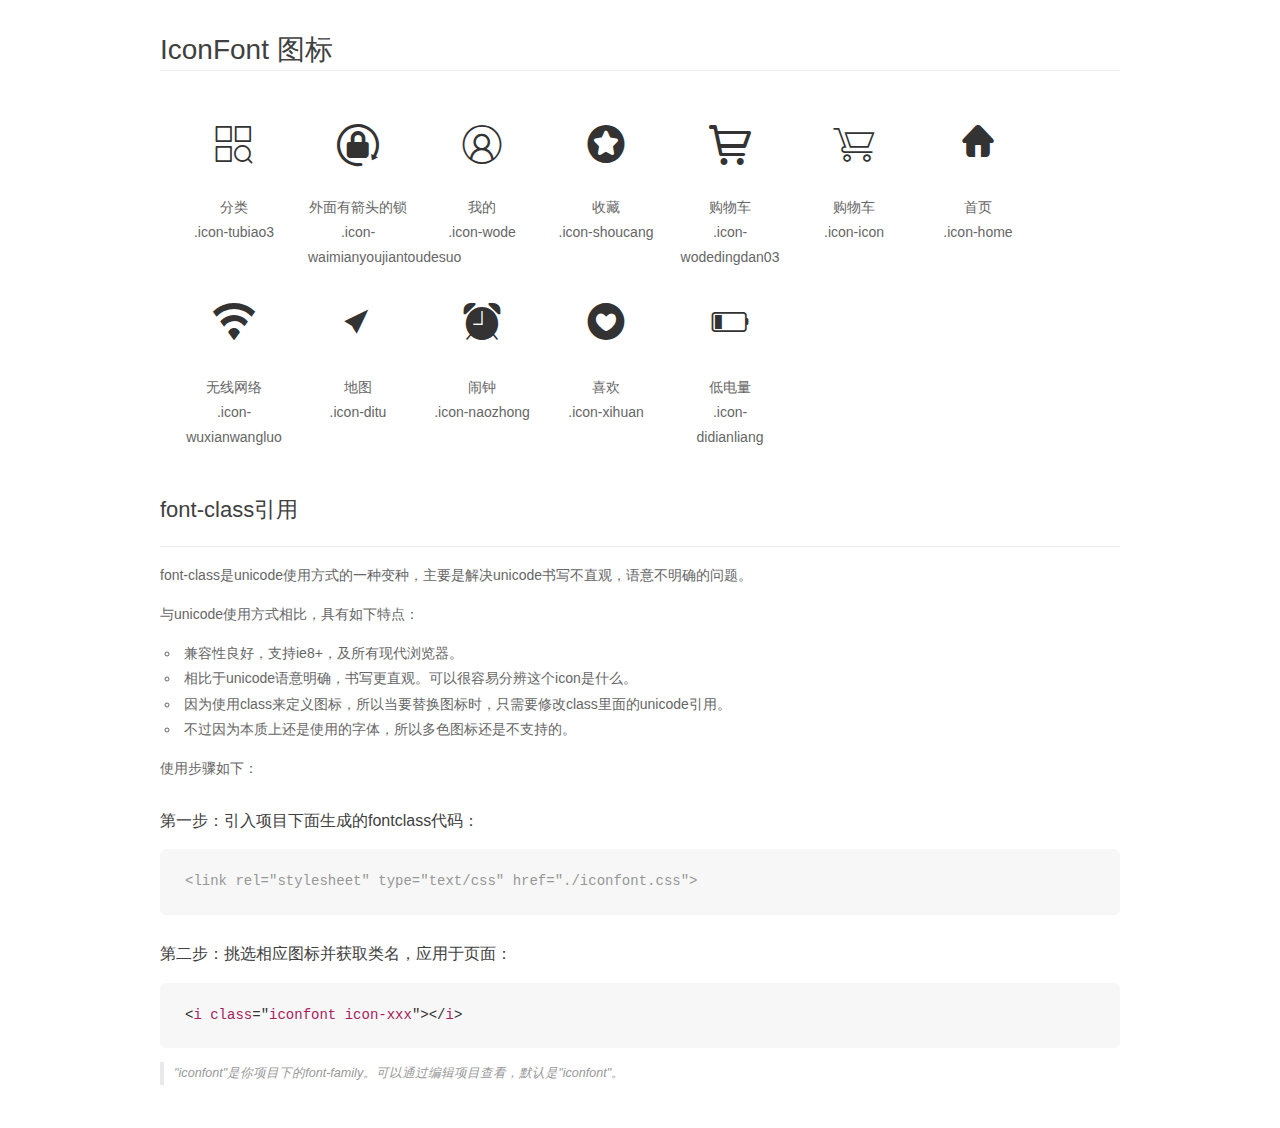
<file: css/download (1)/font_vmngkdw8976fajor/demo_fontclass.html>
<!DOCTYPE html>
<html>
<head>
    <meta charset="utf-8"/>
    <title>IconFont</title>
    <link rel="stylesheet" href="demo.css">
    <link rel="stylesheet" href="iconfont.css">
</head>
<body>
    <div class="main markdown">
        <h1>IconFont 图标</h1>
        <ul class="icon_lists clear">
            
                <li>
                <i class="icon iconfont icon-tubiao3"></i>
                    <div class="name">分类</div>
                    <div class="fontclass">.icon-tubiao3</div>
                </li>
            
                <li>
                <i class="icon iconfont icon-waimianyoujiantoudesuo"></i>
                    <div class="name">外面有箭头的锁</div>
                    <div class="fontclass">.icon-waimianyoujiantoudesuo</div>
                </li>
            
                <li>
                <i class="icon iconfont icon-wode"></i>
                    <div class="name">我的</div>
                    <div class="fontclass">.icon-wode</div>
                </li>
            
                <li>
                <i class="icon iconfont icon-shoucang"></i>
                    <div class="name">收藏</div>
                    <div class="fontclass">.icon-shoucang</div>
                </li>
            
                <li>
                <i class="icon iconfont icon-wodedingdan03"></i>
                    <div class="name">购物车</div>
                    <div class="fontclass">.icon-wodedingdan03</div>
                </li>
            
                <li>
                <i class="icon iconfont icon-icon"></i>
                    <div class="name">购物车</div>
                    <div class="fontclass">.icon-icon</div>
                </li>
            
                <li>
                <i class="icon iconfont icon-home"></i>
                    <div class="name">首页</div>
                    <div class="fontclass">.icon-home</div>
                </li>
            
                <li>
                <i class="icon iconfont icon-wuxianwangluo"></i>
                    <div class="name">无线网络</div>
                    <div class="fontclass">.icon-wuxianwangluo</div>
                </li>
            
                <li>
                <i class="icon iconfont icon-ditu"></i>
                    <div class="name">地图</div>
                    <div class="fontclass">.icon-ditu</div>
                </li>
            
                <li>
                <i class="icon iconfont icon-naozhong"></i>
                    <div class="name">闹钟</div>
                    <div class="fontclass">.icon-naozhong</div>
                </li>
            
                <li>
                <i class="icon iconfont icon-xihuan"></i>
                    <div class="name">喜欢</div>
                    <div class="fontclass">.icon-xihuan</div>
                </li>
            
                <li>
                <i class="icon iconfont icon-didianliang"></i>
                    <div class="name">低电量</div>
                    <div class="fontclass">.icon-didianliang</div>
                </li>
            
        </ul>

        <h2 id="font-class-">font-class引用</h2>
        <hr>

        <p>font-class是unicode使用方式的一种变种，主要是解决unicode书写不直观，语意不明确的问题。</p>
        <p>与unicode使用方式相比，具有如下特点：</p>
        <ul>
        <li>兼容性良好，支持ie8+，及所有现代浏览器。</li>
        <li>相比于unicode语意明确，书写更直观。可以很容易分辨这个icon是什么。</li>
        <li>因为使用class来定义图标，所以当要替换图标时，只需要修改class里面的unicode引用。</li>
        <li>不过因为本质上还是使用的字体，所以多色图标还是不支持的。</li>
        </ul>
        <p>使用步骤如下：</p>
        <h3 id="-fontclass-">第一步：引入项目下面生成的fontclass代码：</h3>


        <pre><code class="lang-js hljs javascript"><span class="hljs-comment">&lt;link rel="stylesheet" type="text/css" href="./iconfont.css"&gt;</span></code></pre>
        <h3 id="-">第二步：挑选相应图标并获取类名，应用于页面：</h3>
        <pre><code class="lang-css hljs">&lt;<span class="hljs-selector-tag">i</span> <span class="hljs-selector-tag">class</span>="<span class="hljs-selector-tag">iconfont</span> <span class="hljs-selector-tag">icon-xxx</span>"&gt;&lt;/<span class="hljs-selector-tag">i</span>&gt;</code></pre>
        <blockquote>
        <p>"iconfont"是你项目下的font-family。可以通过编辑项目查看，默认是"iconfont"。</p>
        </blockquote>
    </div>
</body>
</html>
</file>
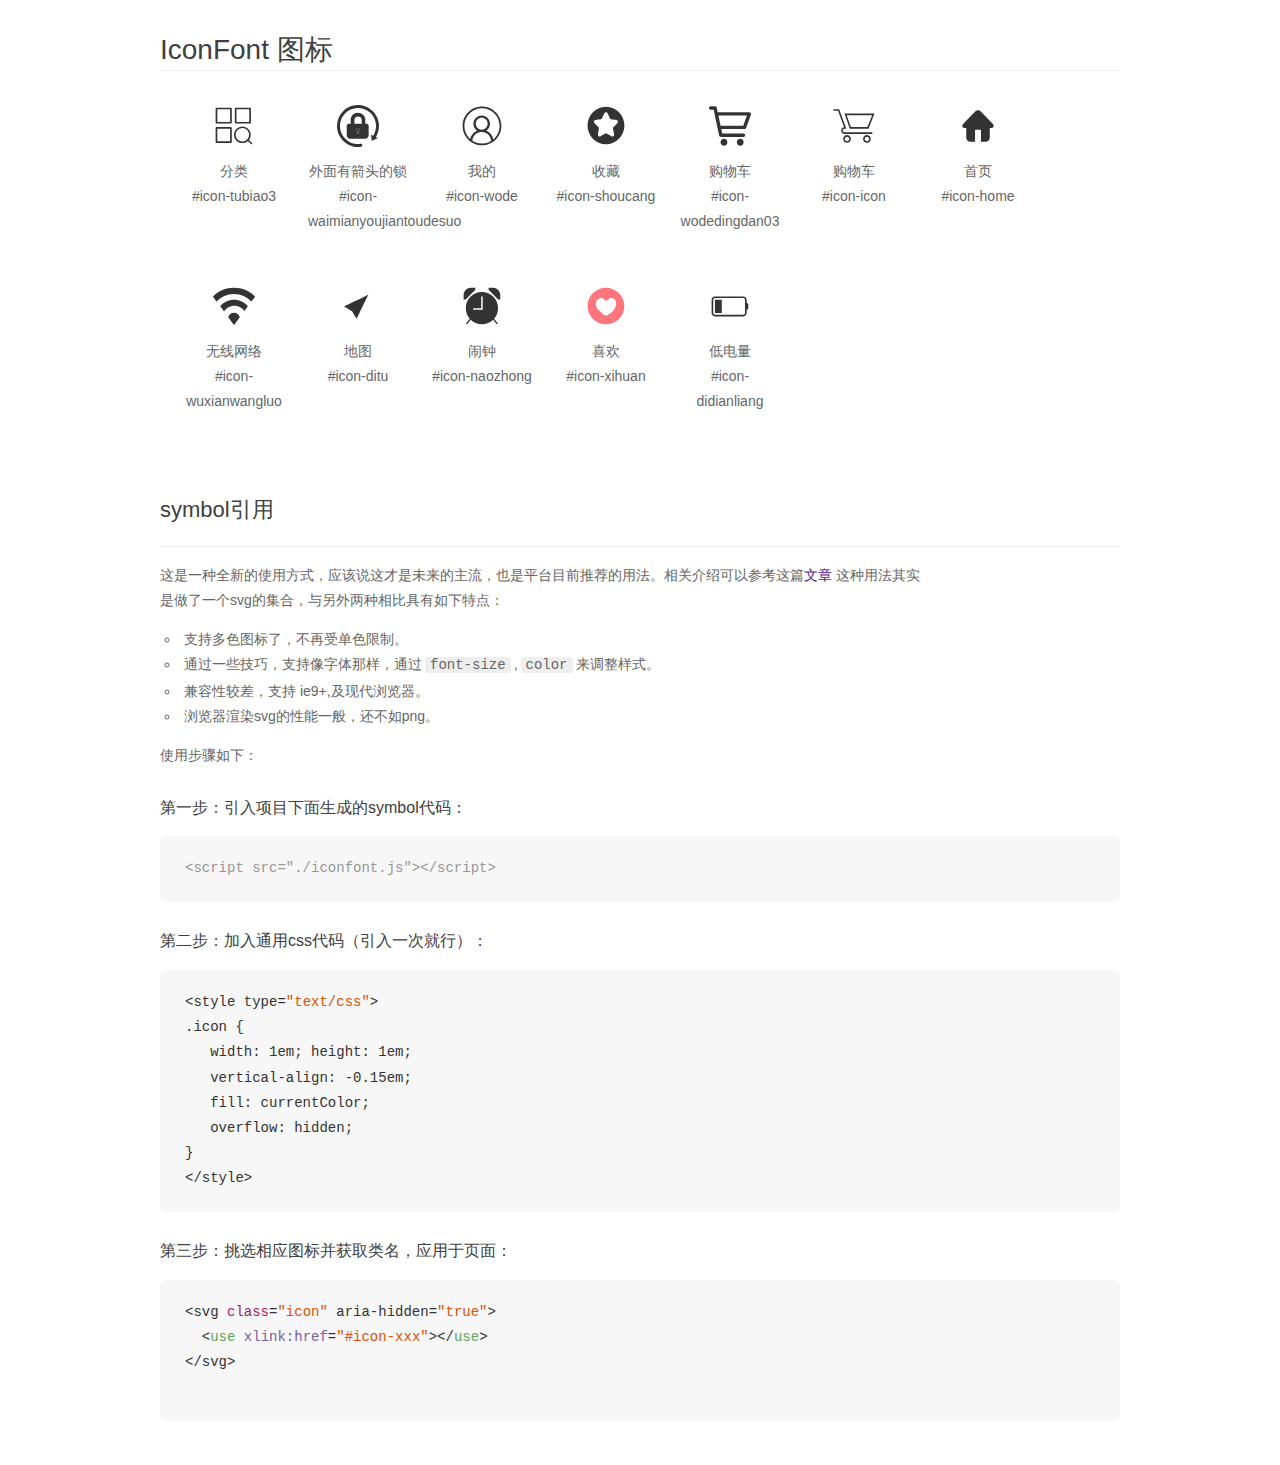
<file: css/download (1)/font_vmngkdw8976fajor/demo_symbol.html>
<!DOCTYPE html>
<html>
<head>
    <meta charset="utf-8"/>
    <title>IconFont</title>
    <link rel="stylesheet" href="demo.css">
    <script src="iconfont.js"></script>

    <style type="text/css">
        .icon {
          /* 通过设置 font-size 来改变图标大小 */
          width: 1em; height: 1em;
          /* 图标和文字相邻时，垂直对齐 */
          vertical-align: -0.15em;
          /* 通过设置 color 来改变 SVG 的颜色/fill */
          fill: currentColor;
          /* path 和 stroke 溢出 viewBox 部分在 IE 下会显示
             normalize.css 中也包含这行 */
          overflow: hidden;
        }

    </style>
</head>
<body>
    <div class="main markdown">
        <h1>IconFont 图标</h1>
        <ul class="icon_lists clear">
            
                <li>
                    <svg class="icon" aria-hidden="true">
                        <use xlink:href="#icon-tubiao3"></use>
                    </svg>
                    <div class="name">分类</div>
                    <div class="fontclass">#icon-tubiao3</div>
                </li>
            
                <li>
                    <svg class="icon" aria-hidden="true">
                        <use xlink:href="#icon-waimianyoujiantoudesuo"></use>
                    </svg>
                    <div class="name">外面有箭头的锁</div>
                    <div class="fontclass">#icon-waimianyoujiantoudesuo</div>
                </li>
            
                <li>
                    <svg class="icon" aria-hidden="true">
                        <use xlink:href="#icon-wode"></use>
                    </svg>
                    <div class="name">我的</div>
                    <div class="fontclass">#icon-wode</div>
                </li>
            
                <li>
                    <svg class="icon" aria-hidden="true">
                        <use xlink:href="#icon-shoucang"></use>
                    </svg>
                    <div class="name">收藏</div>
                    <div class="fontclass">#icon-shoucang</div>
                </li>
            
                <li>
                    <svg class="icon" aria-hidden="true">
                        <use xlink:href="#icon-wodedingdan03"></use>
                    </svg>
                    <div class="name">购物车</div>
                    <div class="fontclass">#icon-wodedingdan03</div>
                </li>
            
                <li>
                    <svg class="icon" aria-hidden="true">
                        <use xlink:href="#icon-icon"></use>
                    </svg>
                    <div class="name">购物车</div>
                    <div class="fontclass">#icon-icon</div>
                </li>
            
                <li>
                    <svg class="icon" aria-hidden="true">
                        <use xlink:href="#icon-home"></use>
                    </svg>
                    <div class="name">首页</div>
                    <div class="fontclass">#icon-home</div>
                </li>
            
                <li>
                    <svg class="icon" aria-hidden="true">
                        <use xlink:href="#icon-wuxianwangluo"></use>
                    </svg>
                    <div class="name">无线网络</div>
                    <div class="fontclass">#icon-wuxianwangluo</div>
                </li>
            
                <li>
                    <svg class="icon" aria-hidden="true">
                        <use xlink:href="#icon-ditu"></use>
                    </svg>
                    <div class="name">地图</div>
                    <div class="fontclass">#icon-ditu</div>
                </li>
            
                <li>
                    <svg class="icon" aria-hidden="true">
                        <use xlink:href="#icon-naozhong"></use>
                    </svg>
                    <div class="name">闹钟</div>
                    <div class="fontclass">#icon-naozhong</div>
                </li>
            
                <li>
                    <svg class="icon" aria-hidden="true">
                        <use xlink:href="#icon-xihuan"></use>
                    </svg>
                    <div class="name">喜欢</div>
                    <div class="fontclass">#icon-xihuan</div>
                </li>
            
                <li>
                    <svg class="icon" aria-hidden="true">
                        <use xlink:href="#icon-didianliang"></use>
                    </svg>
                    <div class="name">低电量</div>
                    <div class="fontclass">#icon-didianliang</div>
                </li>
            
        </ul>


        <h2 id="symbol-">symbol引用</h2>
        <hr>

        <p>这是一种全新的使用方式，应该说这才是未来的主流，也是平台目前推荐的用法。相关介绍可以参考这篇<a href="">文章</a>
        这种用法其实是做了一个svg的集合，与另外两种相比具有如下特点：</p>
        <ul>
          <li>支持多色图标了，不再受单色限制。</li>
          <li>通过一些技巧，支持像字体那样，通过<code>font-size</code>,<code>color</code>来调整样式。</li>
          <li>兼容性较差，支持 ie9+,及现代浏览器。</li>
          <li>浏览器渲染svg的性能一般，还不如png。</li>
        </ul>
        <p>使用步骤如下：</p>
        <h3 id="-symbol-">第一步：引入项目下面生成的symbol代码：</h3>
        <pre><code class="lang-js hljs javascript"><span class="hljs-comment">&lt;script src="./iconfont.js"&gt;&lt;/script&gt;</span></code></pre>
        <h3 id="-css-">第二步：加入通用css代码（引入一次就行）：</h3>
        <pre><code class="lang-js hljs javascript">&lt;style type=<span class="hljs-string">"text/css"</span>&gt;
.icon {
   width: <span class="hljs-number">1</span>em; height: <span class="hljs-number">1</span>em;
   vertical-align: <span class="hljs-number">-0.15</span>em;
   fill: currentColor;
   overflow: hidden;
}
&lt;<span class="hljs-regexp">/style&gt;</span></code></pre>
        <h3 id="-">第三步：挑选相应图标并获取类名，应用于页面：</h3>
        <pre><code class="lang-js hljs javascript">&lt;svg <span class="hljs-class"><span class="hljs-keyword">class</span></span>=<span class="hljs-string">"icon"</span> aria-hidden=<span class="hljs-string">"true"</span>&gt;<span class="xml"><span class="hljs-tag">
  &lt;<span class="hljs-name">use</span> <span class="hljs-attr">xlink:href</span>=<span class="hljs-string">"#icon-xxx"</span>&gt;</span><span class="hljs-tag">&lt;/<span class="hljs-name">use</span>&gt;</span>
</span>&lt;<span class="hljs-regexp">/svg&gt;
        </span></code></pre>
    </div>
</body>
</html>
</file>
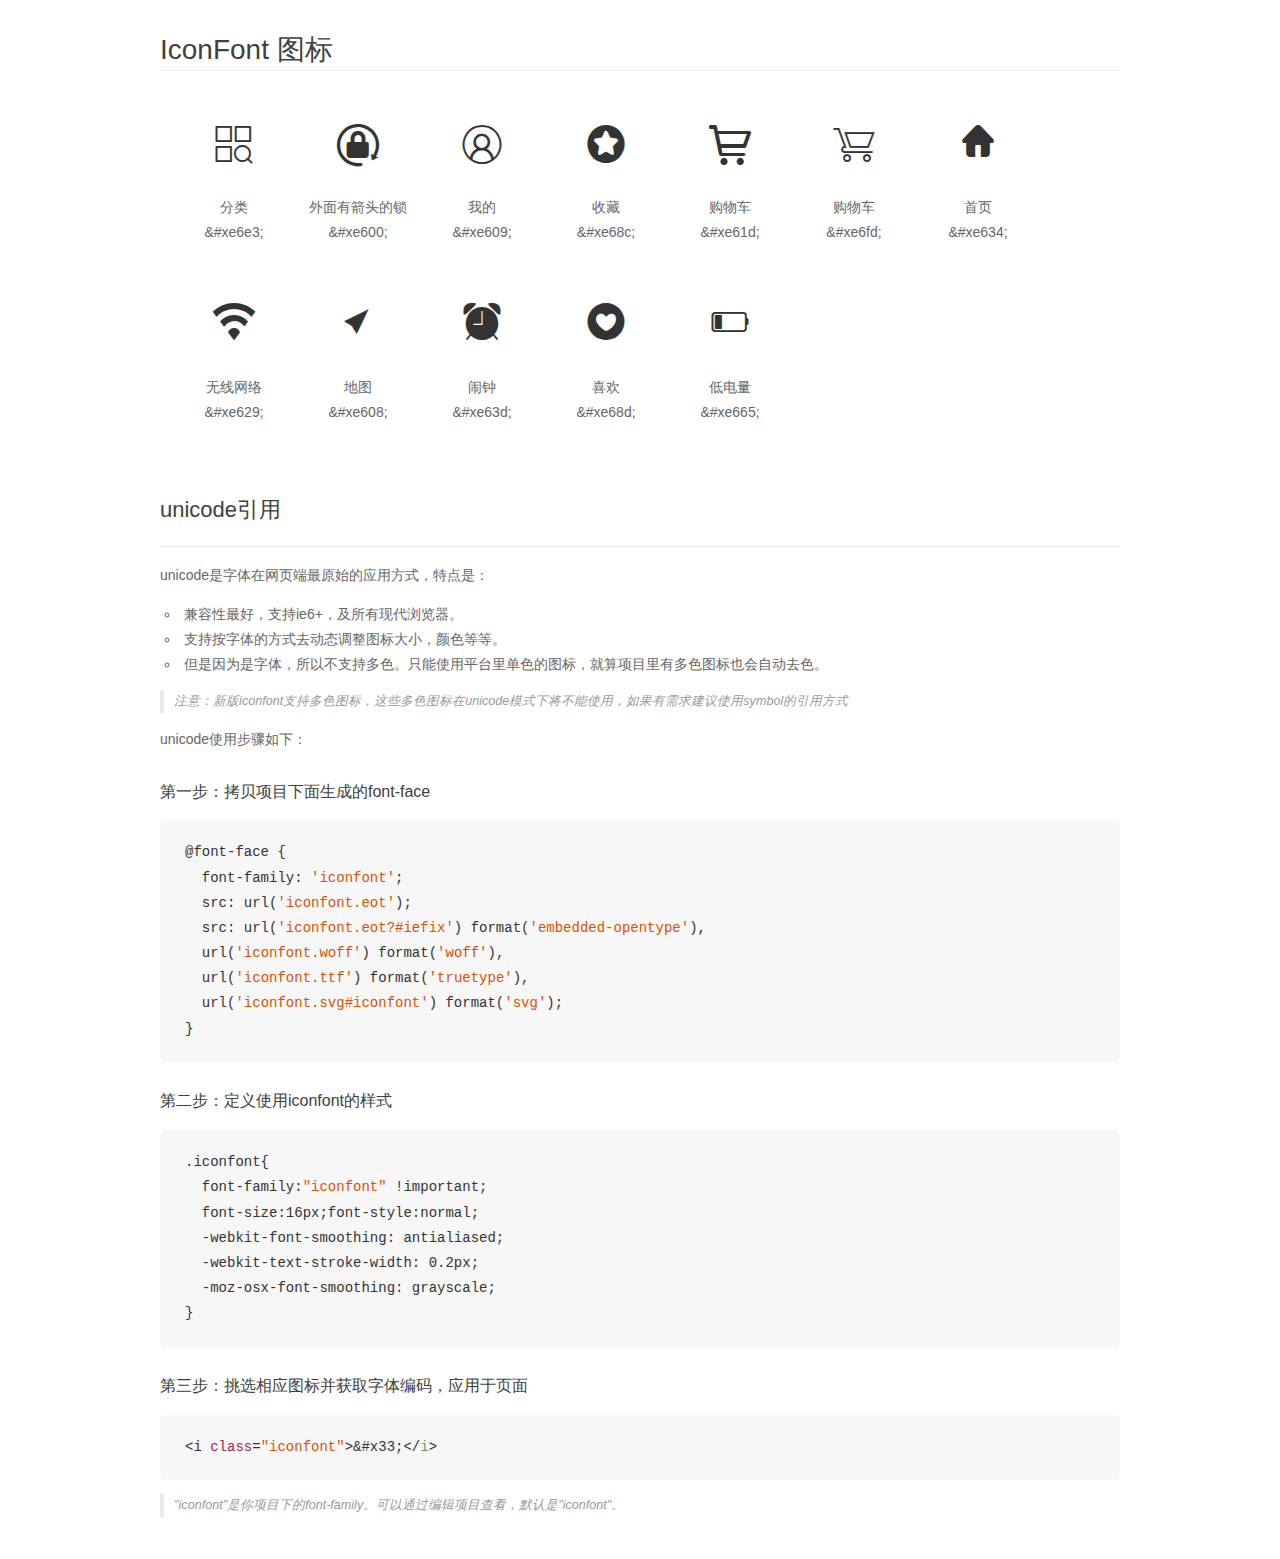
<file: css/download (1)/font_vmngkdw8976fajor/demo_unicode.html>
<!DOCTYPE html>
<html>
<head>
    <meta charset="utf-8"/>
    <title>IconFont</title>
    <link rel="stylesheet" href="demo.css">

    <style type="text/css">

        @font-face {font-family: "iconfont";
          src: url('iconfont.eot'); /* IE9*/
          src: url('iconfont.eot#iefix') format('embedded-opentype'), /* IE6-IE8 */
          url('iconfont.woff') format('woff'), /* chrome, firefox */
          url('iconfont.ttf') format('truetype'), /* chrome, firefox, opera, Safari, Android, iOS 4.2+*/
          url('iconfont.svg#iconfont') format('svg'); /* iOS 4.1- */
        }

        .iconfont {
          font-family:"iconfont" !important;
          font-size:16px;
          font-style:normal;
          -webkit-font-smoothing: antialiased;
          -webkit-text-stroke-width: 0.2px;
          -moz-osx-font-smoothing: grayscale;
        }

    </style>
</head>
<body>
    <div class="main markdown">
        <h1>IconFont 图标</h1>
        <ul class="icon_lists clear">
            
                <li>
                <i class="icon iconfont">&#xe6e3;</i>
                    <div class="name">分类</div>
                    <div class="code">&amp;#xe6e3;</div>
                </li>
            
                <li>
                <i class="icon iconfont">&#xe600;</i>
                    <div class="name">外面有箭头的锁</div>
                    <div class="code">&amp;#xe600;</div>
                </li>
            
                <li>
                <i class="icon iconfont">&#xe609;</i>
                    <div class="name">我的</div>
                    <div class="code">&amp;#xe609;</div>
                </li>
            
                <li>
                <i class="icon iconfont">&#xe68c;</i>
                    <div class="name">收藏</div>
                    <div class="code">&amp;#xe68c;</div>
                </li>
            
                <li>
                <i class="icon iconfont">&#xe61d;</i>
                    <div class="name">购物车</div>
                    <div class="code">&amp;#xe61d;</div>
                </li>
            
                <li>
                <i class="icon iconfont">&#xe6fd;</i>
                    <div class="name">购物车</div>
                    <div class="code">&amp;#xe6fd;</div>
                </li>
            
                <li>
                <i class="icon iconfont">&#xe634;</i>
                    <div class="name">首页</div>
                    <div class="code">&amp;#xe634;</div>
                </li>
            
                <li>
                <i class="icon iconfont">&#xe629;</i>
                    <div class="name">无线网络</div>
                    <div class="code">&amp;#xe629;</div>
                </li>
            
                <li>
                <i class="icon iconfont">&#xe608;</i>
                    <div class="name">地图</div>
                    <div class="code">&amp;#xe608;</div>
                </li>
            
                <li>
                <i class="icon iconfont">&#xe63d;</i>
                    <div class="name">闹钟</div>
                    <div class="code">&amp;#xe63d;</div>
                </li>
            
                <li>
                <i class="icon iconfont">&#xe68d;</i>
                    <div class="name">喜欢</div>
                    <div class="code">&amp;#xe68d;</div>
                </li>
            
                <li>
                <i class="icon iconfont">&#xe665;</i>
                    <div class="name">低电量</div>
                    <div class="code">&amp;#xe665;</div>
                </li>
            
        </ul>
        <h2 id="unicode-">unicode引用</h2>
        <hr>

        <p>unicode是字体在网页端最原始的应用方式，特点是：</p>
        <ul>
        <li>兼容性最好，支持ie6+，及所有现代浏览器。</li>
        <li>支持按字体的方式去动态调整图标大小，颜色等等。</li>
        <li>但是因为是字体，所以不支持多色。只能使用平台里单色的图标，就算项目里有多色图标也会自动去色。</li>
        </ul>
        <blockquote>
        <p>注意：新版iconfont支持多色图标，这些多色图标在unicode模式下将不能使用，如果有需求建议使用symbol的引用方式</p>
        </blockquote>
        <p>unicode使用步骤如下：</p>
        <h3 id="-font-face">第一步：拷贝项目下面生成的font-face</h3>
        <pre><code class="lang-js hljs javascript">@font-face {
  font-family: <span class="hljs-string">'iconfont'</span>;
  src: url(<span class="hljs-string">'iconfont.eot'</span>);
  src: url(<span class="hljs-string">'iconfont.eot?#iefix'</span>) format(<span class="hljs-string">'embedded-opentype'</span>),
  url(<span class="hljs-string">'iconfont.woff'</span>) format(<span class="hljs-string">'woff'</span>),
  url(<span class="hljs-string">'iconfont.ttf'</span>) format(<span class="hljs-string">'truetype'</span>),
  url(<span class="hljs-string">'iconfont.svg#iconfont'</span>) format(<span class="hljs-string">'svg'</span>);
}
</code></pre>
        <h3 id="-iconfont-">第二步：定义使用iconfont的样式</h3>
        <pre><code class="lang-js hljs javascript">.iconfont{
  font-family:<span class="hljs-string">"iconfont"</span> !important;
  font-size:<span class="hljs-number">16</span>px;font-style:normal;
  -webkit-font-smoothing: antialiased;
  -webkit-text-stroke-width: <span class="hljs-number">0.2</span>px;
  -moz-osx-font-smoothing: grayscale;
}
</code></pre>
        <h3 id="-">第三步：挑选相应图标并获取字体编码，应用于页面</h3>
        <pre><code class="lang-js hljs javascript">&lt;i <span class="hljs-class"><span class="hljs-keyword">class</span></span>=<span class="hljs-string">"iconfont"</span>&gt;&amp;#x33;<span class="xml"><span class="hljs-tag">&lt;/<span class="hljs-name">i</span>&gt;</span></span></code></pre>

        <blockquote>
        <p>"iconfont"是你项目下的font-family。可以通过编辑项目查看，默认是"iconfont"。</p>
        </blockquote>
    </div>


</body>
</html>
</file>
<file: css/index.css>
body {
  background: #F7F7F7;
  font-family: Helvetica !important;
}
li {
  list-style: none;
}
ul {
  padding: 0!important;
}
.navs {
  width: 100%;
  height: 48px;
  background: url("../img/bg.png");
}
.navs .flag {
  width: 20px;
  height: 20px;
  margin-top: 14px;
  margin-left: 10px;
  float: left;
}
.navs .nav-img {
  display: block;
  margin-top: 6px;
  margin-left: 10px;
  float: left;
}
.navs p {
  float: left;
  margin-left: 10px;
  width: 150px;
  height: 40px;
  margin-top: 4px;
  text-align: left;
}
.navs p strong {
  font-weight: normal;
  color: #F4D931;
}
.navs p span {
  font-size: 12px;
  color: #fff;
  line-height: 20px;
}
.navs .xiaz {
  display: block;
  border-radius: 0.3rem;
  margin-top: 6px;
  width: 78px;
  height: 36px;
  background: #57B430;
  text-align: center;
  color: #fff;
  line-height: 36px;
  font-size: 15px;
  float: right;
  margin-right: 10px;
}
.sous {
  display: block;
  width: 100%;
  height: auto;
  padding: 6px 0;
  box-sizing: border-box;
  background: #F7F7F7;
}
.sous input {
  display: block;
  width: 90%;
  height: 36px;
  margin: 0 auto;
  padding: 0 10px;
  box-sizing: border-box;
  border-radius: 5px;
  border: 1px solid #E8E8E8;
}
.swiper-pagination-bullet-active {
  background: #fff!important;
}
.swiper-pagination-bullet {
  background: #fff!important;
}
.fenl {
  width: 100%;
  height: 107px;
  background: #fff;
  margin-bottom: 1px !important;
}
.fenl li {
  width: 25%;
  height: 100%;
  float: left;
  text-align: center;
}
.fenl li img {
  display: inline-block;
  margin-top: 24px;
}
.fenl li span {
  font-size: 14px;
  color: #7B7B7B;
  line-height: 46px;
}
.new {
  width: 100%;
  height: 40px;
  background: #fff;
  padding: 12px 0;
}
.new .new-left {
  width: 30%;
  height: 18px;
  float: left;
  border-right: 1px solid #F7F7F7;
}
.new .new-left img {
  width: 100%;
  height: 100%;
  font-size: 0;
  border: 0px;
}
.new .new-right {
  width: 70%;
  height: 18px;
  float: right;
}
.new .new-right .qsq {
  font-size: 12px;
}
.new .new-right .qsq b {
  color: #FF6666;
  font-weight: normal;
}
.new .new-right .qsq span {
  color: #666;
}
.zhangs {
  width: 100%;
  height: 200px;
  background: #fff;
  overflow: hidden;
  border-bottom: 1px solid #EAEAEA;
}
.zhangs .big {
  width: 100%;
  padding: 0 5%;
  box-sizing: border-box;
  margin: 0 auto;
  height: 38px;
  border-bottom: 1px solid #EAEAEA;
}
.zhangs .big span {
  font-size: 15px;
  color: #FF5555;
  line-height: 38px;
  float: left;
  padding-right: 50px;
}
.zhangs .big .daiji {
  float: left;
  font-size: 13px;
  color: #555555;
  line-height: 38px;
  text-align: center;
}
.zhangs .big .daiji i {
  padding: 0 2px;
  font-style: normal ;
  border: 1px solid #AAA;
}
.zhangs .big a {
  line-height: 38px;
  color: #555;
  float: right;
  font-size: 15px;
}
.zhangs .chap {
  width: 100%;
  height: 141px;
  margin: 10px 0;
  overflow: hidden;
}
.zhangs .chap li {
  width: 33.333333%;
  box-sizing: border-box;
  height: 100%;
  border-right: 1px solid #F1F1F1;
  float: left;
  padding: 0 5px;
  text-align: center;
}
.zhangs .chap li .jiej {
  display: block;
  width: 100%;
  color: #5C5C5C;
  font-size: 14px;
  overflow: hidden;
  text-overflow: ellipsis;
  white-space: nowrap;
  word-break: keep-all;
  line-height: 1.5em;
}
.zhangs .chap li .jiag {
  color: #FF5555;
  font-size: 16px;
}
.zhangs .chap li .jiag b {
  font-weight: normal;
  color: #AAAAAA;
  font-size: 12px;
  text-decoration: line-through;
}
.str-log {
  width: 100%;
  height: 35px;
  line-height: 35px;
  color: #666;
  font-size: 13px;
  text-align: center;
  vertical-align: baseline;
}
.str-log b {
  font-size: 14px;
  font-weight: 100;
  padding: 0 5px;
  color: #ccc;
}
.str {
  width: 100%;
  height: 1107px;
}
.str .str-can {
  width: 100%;
  height: auto;
}
.str .str-can li {
  width: 50%;
  height: 268px;
  text-align: center;
  float: left;
  background: #fff;
  border-bottom: 1px solid #F1F1F1;
  border-right: 1px solid #F1F1F1;
}
.str .str-can li:nth-child(2n) {
  border-right: 0;
}
.str .str-can li .tuot {
  margin: 0 auto;
  margin-top: 15px;
  width: 130px;
  height: 23px;
  border: 1px solid #E1E1E1;
  border-radius: 2.0rem;
  line-height: 24px;
  font-size: 13px;
}
.str .str-can li .tuot a {
  color: #FF6763;
}
.str .str-can li .bimgs {
  width: 100%;
  height: auto;
}
.str .str-can li .bimgs img {
  width: 100%;
  display: block;
}
.str .str-can li .yangp {
  font-size: 14px;
  color: #555;
  line-height: 30px;
}
.str .str-can li .cank {
  font-size: 16px;
  color: #FF5555;
  line-height: 40px;
  text-align: center;
}
.str .str-can li .cank span {
  width: 40px;
  height: 16px;
  font-size: 10px;
  text-align: center;
  line-height: 16px;
  color: #fff;
  margin-left: 5px;
  display: inline-block;
  background: #FF6864;
  margin-top: 10px;
  vertical-align: baseline;
}
.str .str-can li .cank em {
  font-style: normal;
  font: 14px;
  color: #ccc;
  text-decoration: line-through;
}
.str .str-can li .cank b {
  font-weight: normal;
  font-size: 16px;
}
.now {
  width: 100%;
  height: auto;
}
.now .now-can figure {
  width: 100%;
  height: 282px;
  margin-bottom: 10px;
  background: #fff;
}
.now .now-can figure img {
  display: block;
  width: 100%;
  height: 211px;
  margin-bottom: 5px;
}
.now .now-can figure figcaption {
  width: 100%;
  padding: 0 15px;
  box-sizing: border-box;
}
.now .now-can figure figcaption span {
  font-size: 16px;
  color: #212121;
  line-height: 30px;
  width: 100%;
  display: block;
  overflow: hidden;
  text-overflow: ellipsis;
  white-space: nowrap;
}
.now .now-can figure figcaption p {
  font-size: 13px;
  color: #999;
  line-height: 20px;
  width: 100%;
  display: block;
  overflow: hidden;
  text-overflow: ellipsis;
  white-space: nowrap;
}
.pnone {
  width: 100%;
  height: 993px;
}
.pnone img {
  width: 100%;
  height: 182px;
  display: block;
}
.pnone .pnone-can {
  width: 100%;
  height: auto;
}
.pnone .pnone-can li {
  float: left;
  width: 50%;
  height: 260px;
  background: #fff;
  border-right: 1px solid #F2F2F2;
  border-bottom: 1px solid #F2F2F2;
  box-sizing: border-box;
}
.pnone .pnone-can li:nth-child(2n-1) {
  border-right: 0;
}
.pnone .pnone-can li img {
  width: 100%;
  height: 187px;
}
.pnone .pnone-can li p {
  width: 100%;
  padding: 0 10px;
}
.pnone .pnone-can li p .phxin {
  font-size: 14px;
  color: #555;
  line-height: 30px;
  width: 100%;
  display: block;
  overflow: hidden;
  text-overflow: ellipsis;
  white-space: nowrap;
}
.pnone .pnone-can li p .xinn {
  font-size: 12px;
  color: #979797;
  margin-bottom: 0!important;
  line-height: 20px;
  width: 100%;
  display: block;
  overflow: hidden;
  text-overflow: ellipsis;
  white-space: nowrap;
}
.pnone .pnone-can li p .jiag {
  display: block;
  width: 100%;
  height: 16px;
  font-size: 14px;
  line-height: 16px;
  color: #FF6666;
}
.pnone .pnone-can li p .jiag b {
  font-weight: normal;
  font-size: 14px;
  line-height: 16px;
  color: #FF6666;
}
.pnone .pnone-can li p .jiag i {
  font-weight: normal;
  font-size: 12px;
  color: #ccc;
  line-height: 16px;
  text-decoration: line-through;
}
.pnone .pnone-can li p .jiag span {
  display: block;
  background: #FF6666;
  text-align: center;
  line-height: 16px;
  padding: 0 2px;
  float: right;
  color: #fff;
}
.di {
  width: 100%;
  height: 80px;
  background: #fff;
  border-top: 1px solid #D7D7D7;
  border-bottom: 1px solid #D7D7D7;
  margin-bottom: 66px;
}
.di li {
  width: 33.333333%;
  height: 54px;
  margin-top: 13px;
  border-right: 1px solid #D7D7D7;
  text-align: center;
  float: left;
}
.di li .yua {
  width: 33px;
  height: 33px;
  margin: 0 auto;
  border-radius: 50%;
  border: 1px solid #B0B0B0;
  text-align: center;
  line-height: 33px;
  font-size: 12px;
  color: #B0B0B0;
}
.di li p {
  font-size: 12px;
  color: #696969;
  line-height: 30px;
}
.gud {
  width: 100%;
  height: 54px;
  border-top: 1px solid #D0D0D0;
  border-bottom: 1px solid #D0D0D0;
  background: #fff;
  position: fixed;
  bottom: -10px;
}
.gud li {
  width: 25%;
  height: 100%;
  text-align: center;
  float: left;
  vertical-align: baseline;
}
.gud li:nth-child(1) a {
  color: #34BB5F;
}
.gud li:nth-child(1) span {
  color: #34BB5F;
}
.gud li a {
  color: #6E6E6E;
  font-size: 22px;
  line-height: 30px;
}
.gud li span {
  color: #6E6E6E;
  font-size: 12px;
  line-height: 14px;
}
</file>
<file: css/iconfont.css>
@font-face {font-family: "iconfont";
  src: url('iconfont.eot?t=1484459226359'); /* IE9*/
  src: url('iconfont.eot?t=1484459226359#iefix') format('embedded-opentype'), /* IE6-IE8 */
  url('iconfont.woff?t=1484459226359') format('woff'), /* chrome, firefox */
  url('iconfont.ttf?t=1484459226359') format('truetype'), /* chrome, firefox, opera, Safari, Android, iOS 4.2+*/
  url('iconfont.svg?t=1484459226359#iconfont') format('svg'); /* iOS 4.1- */
}

.iconfont {
  font-family:"iconfont" !important;
  font-size:16px;
  font-style:normal;
  -webkit-font-smoothing: antialiased;
  -moz-osx-font-smoothing: grayscale;
}

.icon-tubiao3:before { content: "\e6e3"; }

.icon-waimianyoujiantoudesuo:before { content: "\e600"; }

.icon-wode:before { content: "\e609"; }

.icon-shoucang:before { content: "\e68c"; }

.icon-wodedingdan03:before { content: "\e61d"; }

.icon-icon:before { content: "\e6fd"; }

.icon-home:before { content: "\e634"; }

.icon-wuxianwangluo:before { content: "\e629"; }

.icon-ditu:before { content: "\e608"; }

.icon-naozhong:before { content: "\e63d"; }

.icon-xihuan:before { content: "\e68d"; }

.icon-didianliang:before { content: "\e665"; }
</file>
<file: css/download (1)/font_vmngkdw8976fajor/iconfont.css>
@font-face {font-family: "iconfont";
  src: url('iconfont.eot?t=1484459226359'); /* IE9*/
  src: url('iconfont.eot?t=1484459226359#iefix') format('embedded-opentype'), /* IE6-IE8 */
  url('iconfont.woff?t=1484459226359') format('woff'), /* chrome, firefox */
  url('iconfont.ttf?t=1484459226359') format('truetype'), /* chrome, firefox, opera, Safari, Android, iOS 4.2+*/
  url('iconfont.svg?t=1484459226359#iconfont') format('svg'); /* iOS 4.1- */
}

.iconfont {
  font-family:"iconfont" !important;
  font-size:16px;
  font-style:normal;
  -webkit-font-smoothing: antialiased;
  -moz-osx-font-smoothing: grayscale;
}

.icon-tubiao3:before { content: "\e6e3"; }

.icon-waimianyoujiantoudesuo:before { content: "\e600"; }

.icon-wode:before { content: "\e609"; }

.icon-shoucang:before { content: "\e68c"; }

.icon-wodedingdan03:before { content: "\e61d"; }

.icon-icon:before { content: "\e6fd"; }

.icon-home:before { content: "\e634"; }

.icon-wuxianwangluo:before { content: "\e629"; }

.icon-ditu:before { content: "\e608"; }

.icon-naozhong:before { content: "\e63d"; }

.icon-xihuan:before { content: "\e68d"; }

.icon-didianliang:before { content: "\e665"; }
</file>
<file: css/download (1)/font_vmngkdw8976fajor/demo.css>
*{margin: 0;padding: 0;list-style: none;}
/*
KISSY CSS Reset
理念：1. reset 的目的不是清除浏览器的默认样式，这仅是部分工作。清除和重置是紧密不可分的。
2. reset 的目的不是让默认样式在所有浏览器下一致，而是减少默认样式有可能带来的问题。
3. reset 期望提供一套普适通用的基础样式。但没有银弹，推荐根据具体需求，裁剪和修改后再使用。
特色：1. 适应中文；2. 基于最新主流浏览器。
维护：玉伯<lifesinger@gmail.com>, 正淳<ragecarrier@gmail.com>
 */

/** 清除内外边距 **/
body, h1, h2, h3, h4, h5, h6, hr, p, blockquote, /* structural elements 结构元素 */
dl, dt, dd, ul, ol, li, /* list elements 列表元素 */
pre, /* text formatting elements 文本格式元素 */
form, fieldset, legend, button, input, textarea, /* form elements 表单元素 */
th, td /* table elements 表格元素 */ {
  margin: 0;
  padding: 0;
}

/** 设置默认字体 **/
body,
button, input, select, textarea /* for ie */ {
  font: 12px/1.5 tahoma, arial, \5b8b\4f53, sans-serif;
}
h1, h2, h3, h4, h5, h6 { font-size: 100%; }
address, cite, dfn, em, var { font-style: normal; } /* 将斜体扶正 */
code, kbd, pre, samp { font-family: courier new, courier, monospace; } /* 统一等宽字体 */
small { font-size: 12px; } /* 小于 12px 的中文很难阅读，让 small 正常化 */

/** 重置列表元素 **/
ul, ol { list-style: none; }

/** 重置文本格式元素 **/
a { text-decoration: none; }
a:hover { text-decoration: underline; }


/** 重置表单元素 **/
legend { color: #000; } /* for ie6 */
fieldset, img { border: 0; } /* img 搭车：让链接里的 img 无边框 */
button, input, select, textarea { font-size: 100%; } /* 使得表单元素在 ie 下能继承字体大小 */
/* 注：optgroup 无法扶正 */

/** 重置表格元素 **/
table { border-collapse: collapse; border-spacing: 0; }

/* 清除浮动 */
.ks-clear:after, .clear:after {
  content: '\20';
  display: block;
  height: 0;
  clear: both;
}
.ks-clear, .clear {
  *zoom: 1;
}

.main {
  padding: 30px 100px;
width: 960px;
margin: 0 auto;
}
.main h1{font-size:36px; color:#333; text-align:left;margin-bottom:30px; border-bottom: 1px solid #eee;}

.helps{margin-top:40px;}
.helps pre{
  padding:20px;
  margin:10px 0;
  border:solid 1px #e7e1cd;
  background-color: #fffdef;
  overflow: auto;
}

.icon_lists{
  width: 100% !important;

}

.icon_lists li{
  float:left;
  width: 100px;
  height:180px;
  text-align: center;
  list-style: none !important;
}
.icon_lists .icon{
  font-size: 42px;
  line-height: 100px;
  margin: 10px 0;
  color:#333;
  -webkit-transition: font-size 0.25s ease-out 0s;
  -moz-transition: font-size 0.25s ease-out 0s;
  transition: font-size 0.25s ease-out 0s;

}
.icon_lists .icon:hover{
  font-size: 100px;
}



.markdown {
  color: #666;
  font-size: 14px;
  line-height: 1.8;
}

.highlight {
  line-height: 1.5;
}

.markdown img {
  vertical-align: middle;
  max-width: 100%;
}

.markdown h1 {
  color: #404040;
  font-weight: 500;
  line-height: 40px;
  margin-bottom: 24px;
}

.markdown h2,
.markdown h3,
.markdown h4,
.markdown h5,
.markdown h6 {
  color: #404040;
  margin: 1.6em 0 0.6em 0;
  font-weight: 500;
  clear: both;
}

.markdown h1 {
  font-size: 28px;
}

.markdown h2 {
  font-size: 22px;
}

.markdown h3 {
  font-size: 16px;
}

.markdown h4 {
  font-size: 14px;
}

.markdown h5 {
  font-size: 12px;
}

.markdown h6 {
  font-size: 12px;
}

.markdown hr {
  height: 1px;
  border: 0;
  background: #e9e9e9;
  margin: 16px 0;
  clear: both;
}

.markdown p,
.markdown pre {
  margin: 1em 0;
}

.markdown > p,
.markdown > blockquote,
.markdown > .highlight,
.markdown > ol,
.markdown > ul {
  width: 80%;
}

.markdown ul > li {
  list-style: circle;
}

.markdown > ul li,
.markdown blockquote ul > li {
  margin-left: 20px;
  padding-left: 4px;
}

.markdown > ul li p,
.markdown > ol li p {
  margin: 0.6em 0;
}

.markdown ol > li {
  list-style: decimal;
}

.markdown > ol li,
.markdown blockquote ol > li {
  margin-left: 20px;
  padding-left: 4px;
}

.markdown code {
  margin: 0 3px;
  padding: 0 5px;
  background: #eee;
  border-radius: 3px;
}

.markdown pre {
  border-radius: 6px;
  background: #f7f7f7;
  padding: 20px;
}

.markdown pre code {
  border: none;
  background: #f7f7f7;
  margin: 0;
}

.markdown strong,
.markdown b {
  font-weight: 600;
}

.markdown > table {
  border-collapse: collapse;
  border-spacing: 0px;
  empty-cells: show;
  border: 1px solid #e9e9e9;
  width: 95%;
  margin-bottom: 24px;
}

.markdown > table th {
  white-space: nowrap;
  color: #333;
  font-weight: 600;

}

.markdown > table th,
.markdown > table td {
  border: 1px solid #e9e9e9;
  padding: 8px 16px;
  text-align: left;
}

.markdown > table th {
  background: #F7F7F7;
}

.markdown blockquote {
  font-size: 90%;
  color: #999;
  border-left: 4px solid #e9e9e9;
  padding-left: 0.8em;
  margin: 1em 0;
  font-style: italic;
}

.markdown blockquote p {
  margin: 0;
}

.markdown .anchor {
  opacity: 0;
  transition: opacity 0.3s ease;
  margin-left: 8px;
}

.markdown .waiting {
  color: #ccc;
}

.markdown h1:hover .anchor,
.markdown h2:hover .anchor,
.markdown h3:hover .anchor,
.markdown h4:hover .anchor,
.markdown h5:hover .anchor,
.markdown h6:hover .anchor {
  opacity: 1;
  display: inline-block;
}

.markdown > br,
.markdown > p > br {
  clear: both;
}


.hljs {
  display: block;
  background: white;
  padding: 0.5em;
  color: #333333;
  overflow-x: auto;
}

.hljs-comment,
.hljs-meta {
  color: #969896;
}

.hljs-string,
.hljs-variable,
.hljs-template-variable,
.hljs-strong,
.hljs-emphasis,
.hljs-quote {
  color: #df5000;
}

.hljs-keyword,
.hljs-selector-tag,
.hljs-type {
  color: #a71d5d;
}

.hljs-literal,
.hljs-symbol,
.hljs-bullet,
.hljs-attribute {
  color: #0086b3;
}

.hljs-section,
.hljs-name {
  color: #63a35c;
}

.hljs-tag {
  color: #333333;
}

.hljs-title,
.hljs-attr,
.hljs-selector-id,
.hljs-selector-class,
.hljs-selector-attr,
.hljs-selector-pseudo {
  color: #795da3;
}

.hljs-addition {
  color: #55a532;
  background-color: #eaffea;
}

.hljs-deletion {
  color: #bd2c00;
  background-color: #ffecec;
}

.hljs-link {
  text-decoration: underline;
}

pre{
  background: #fff;
}
</file>
